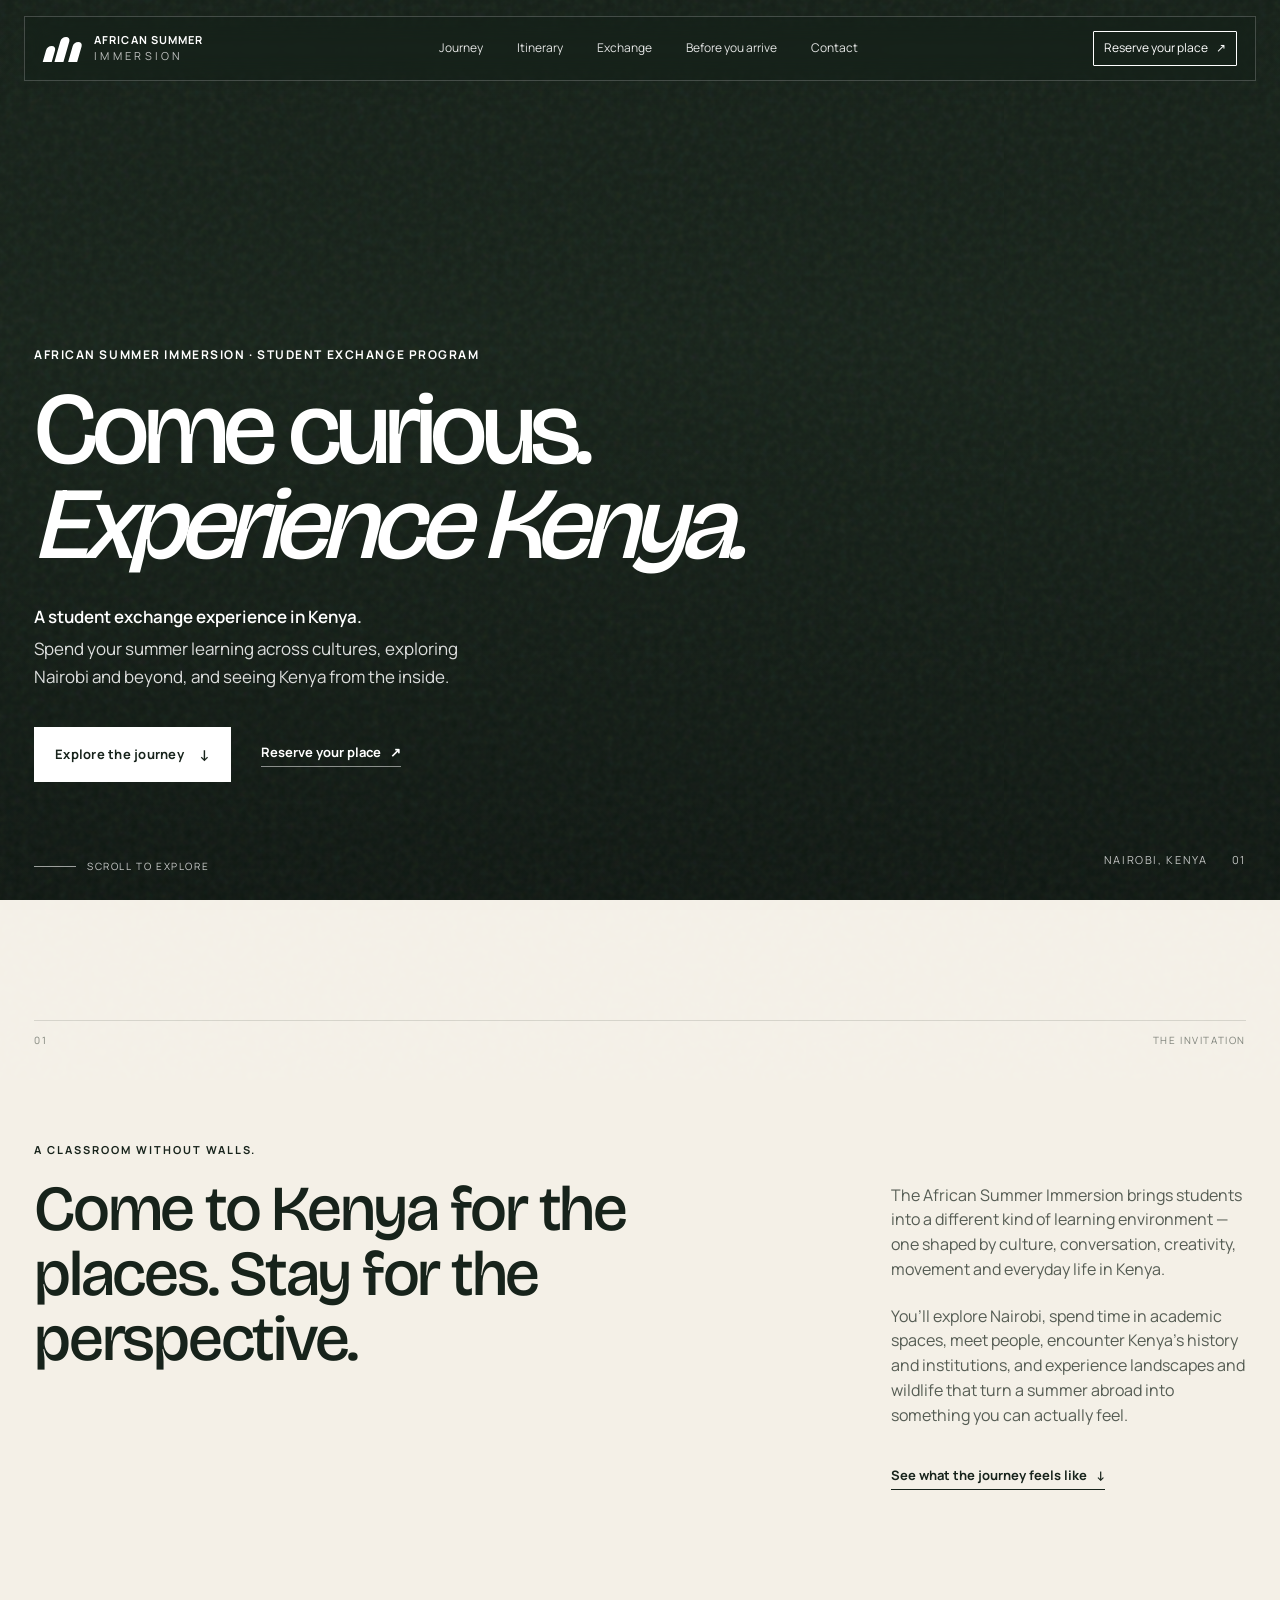
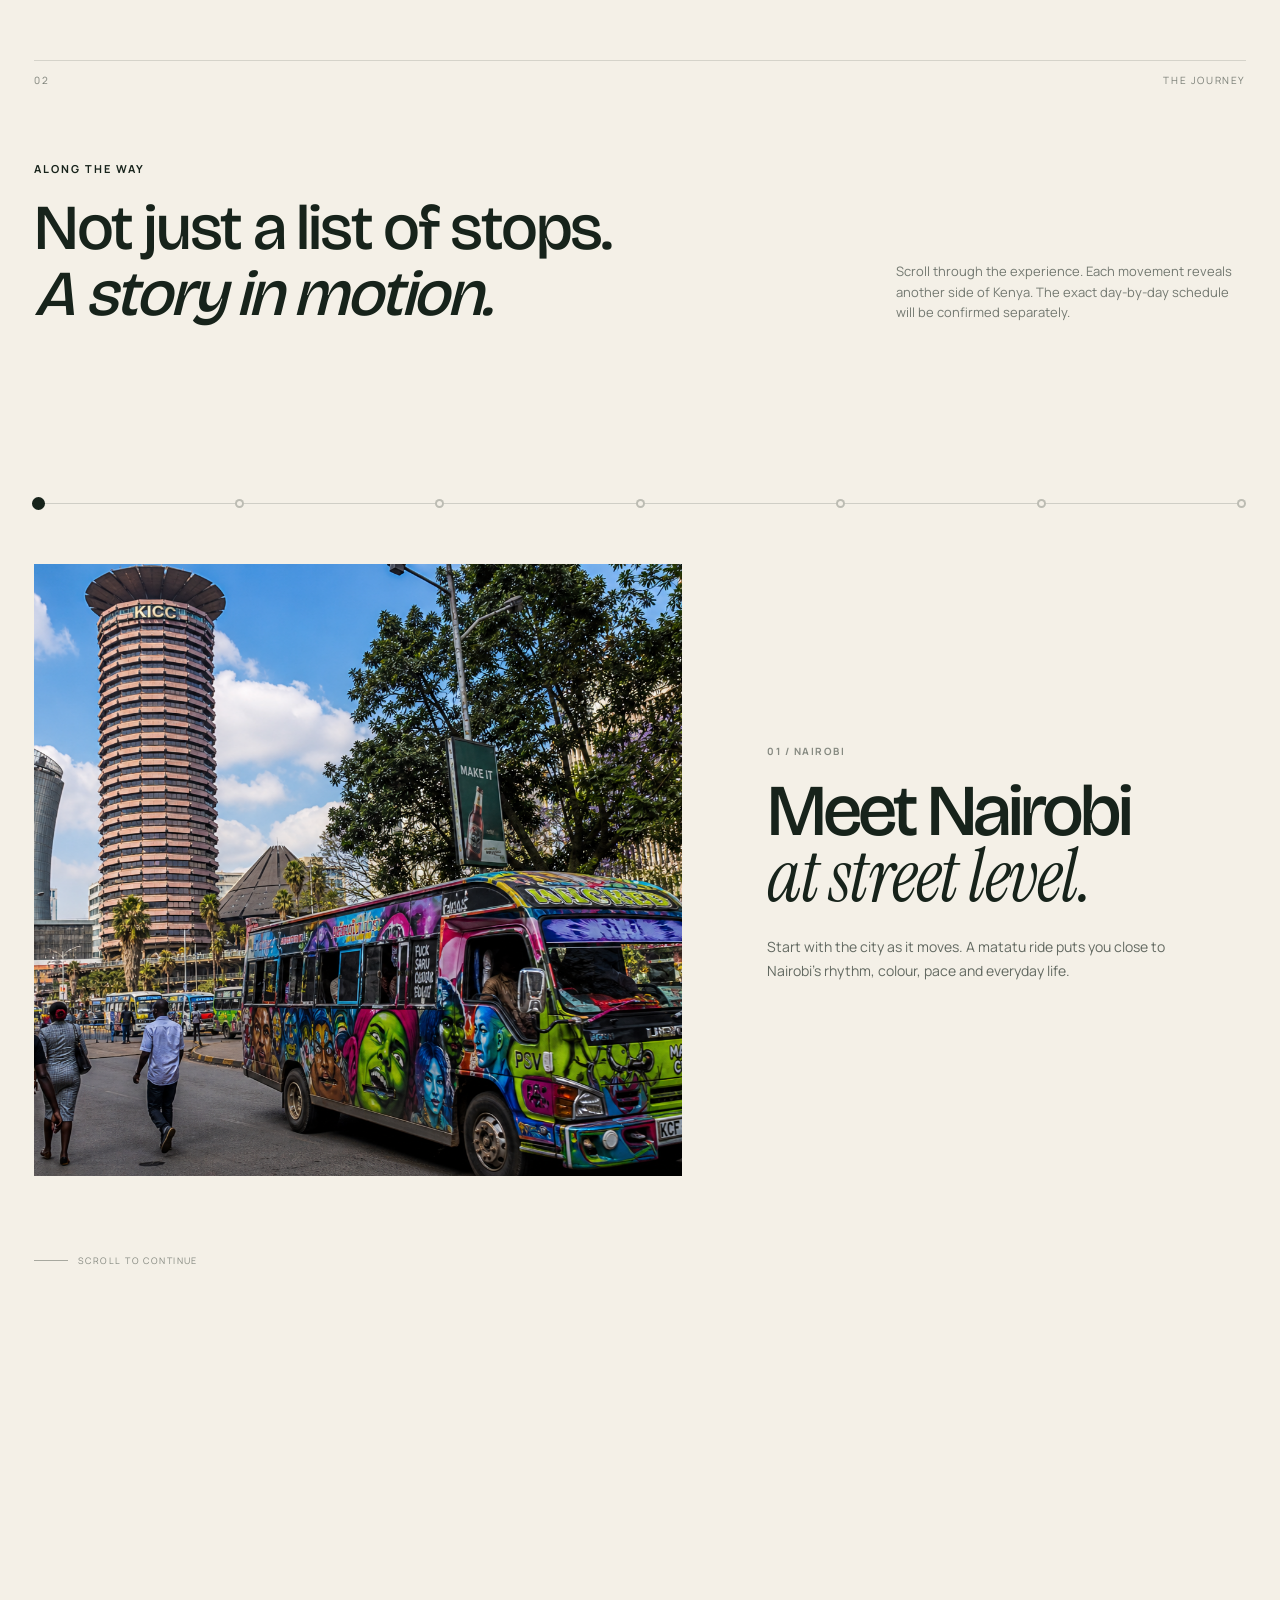
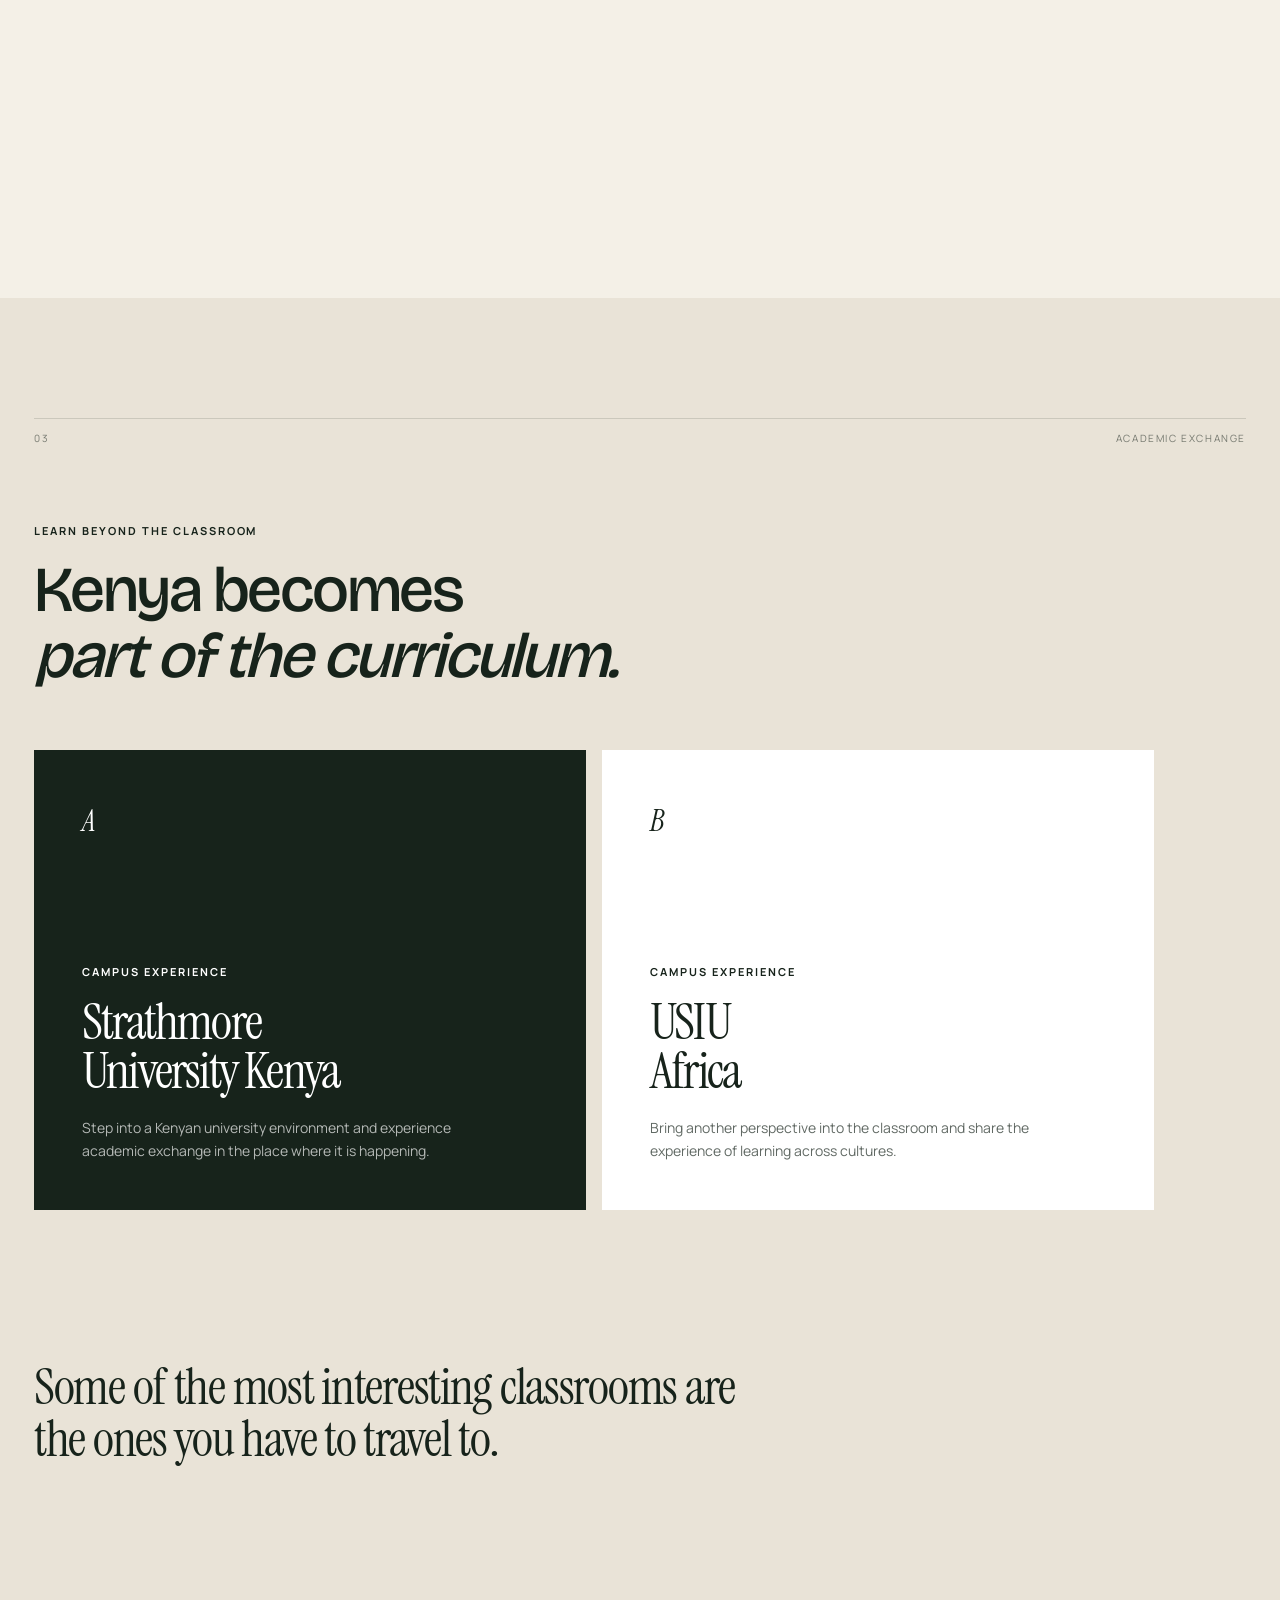
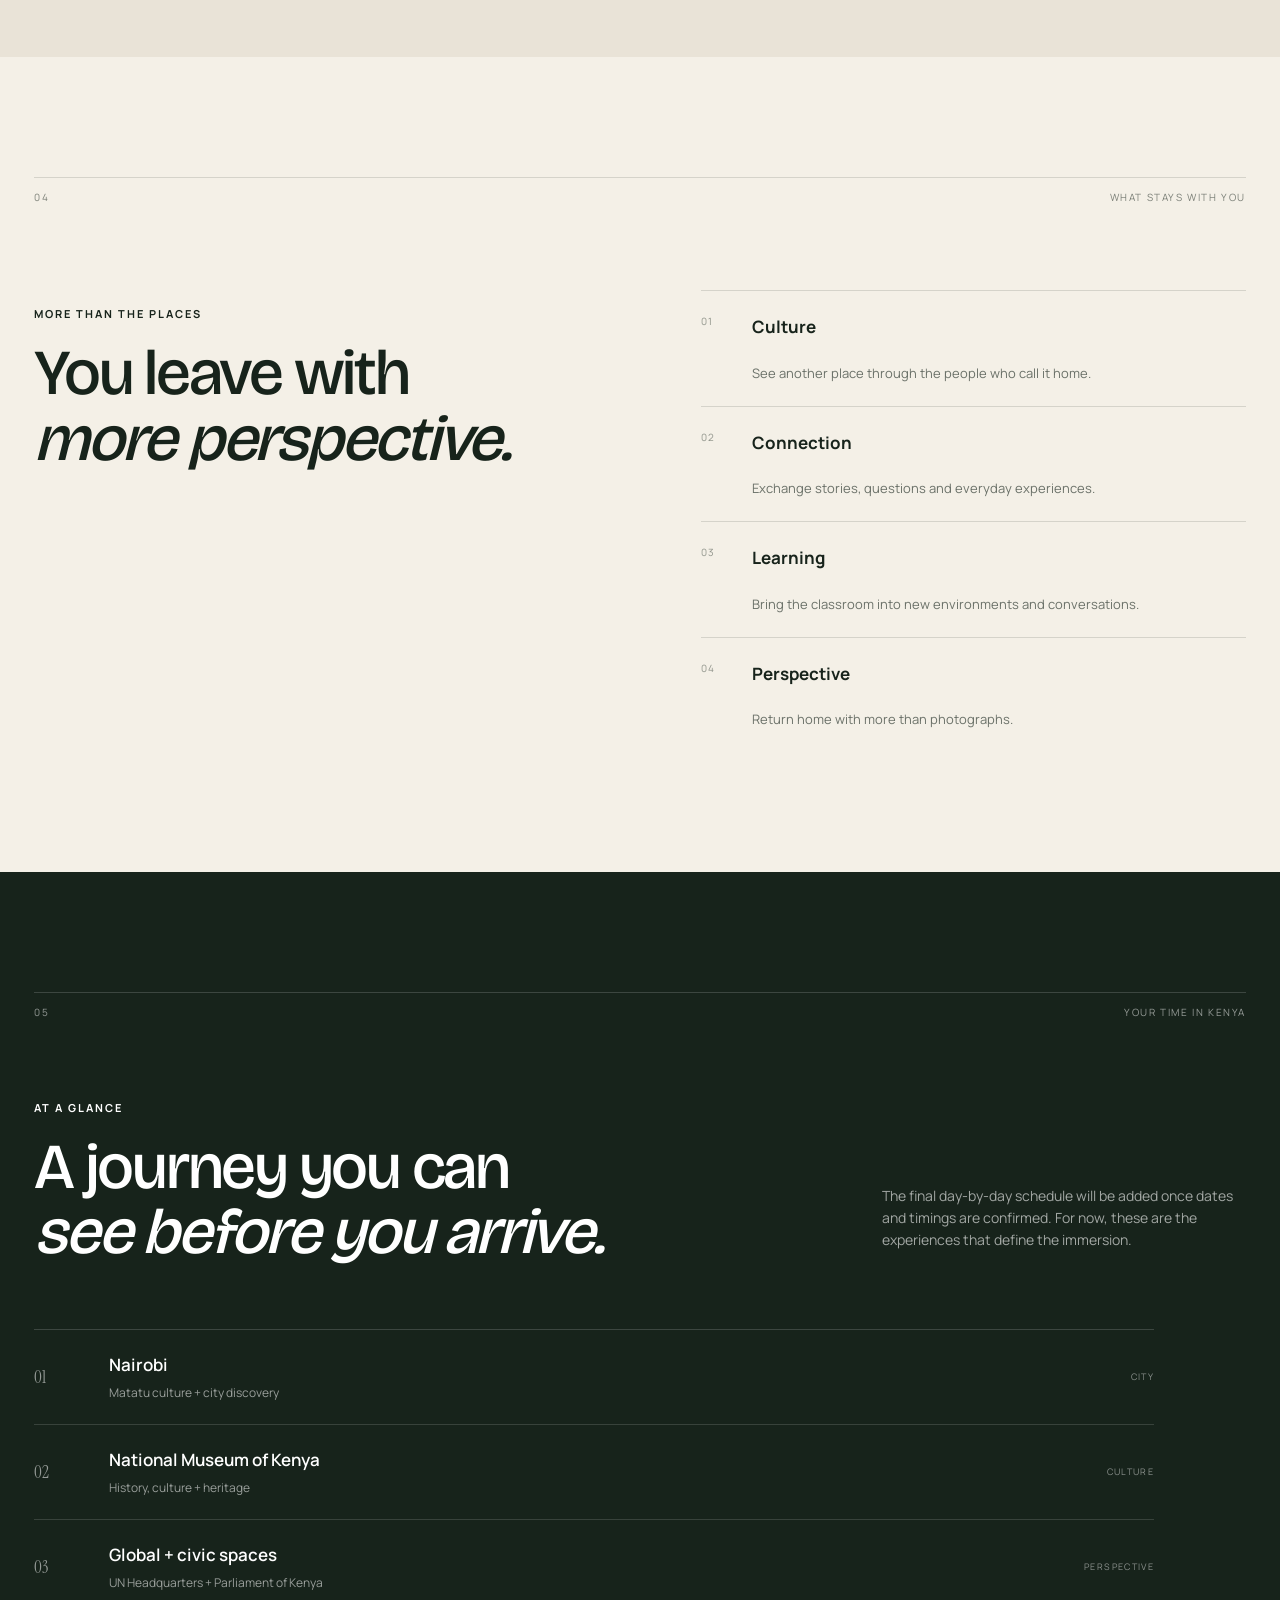
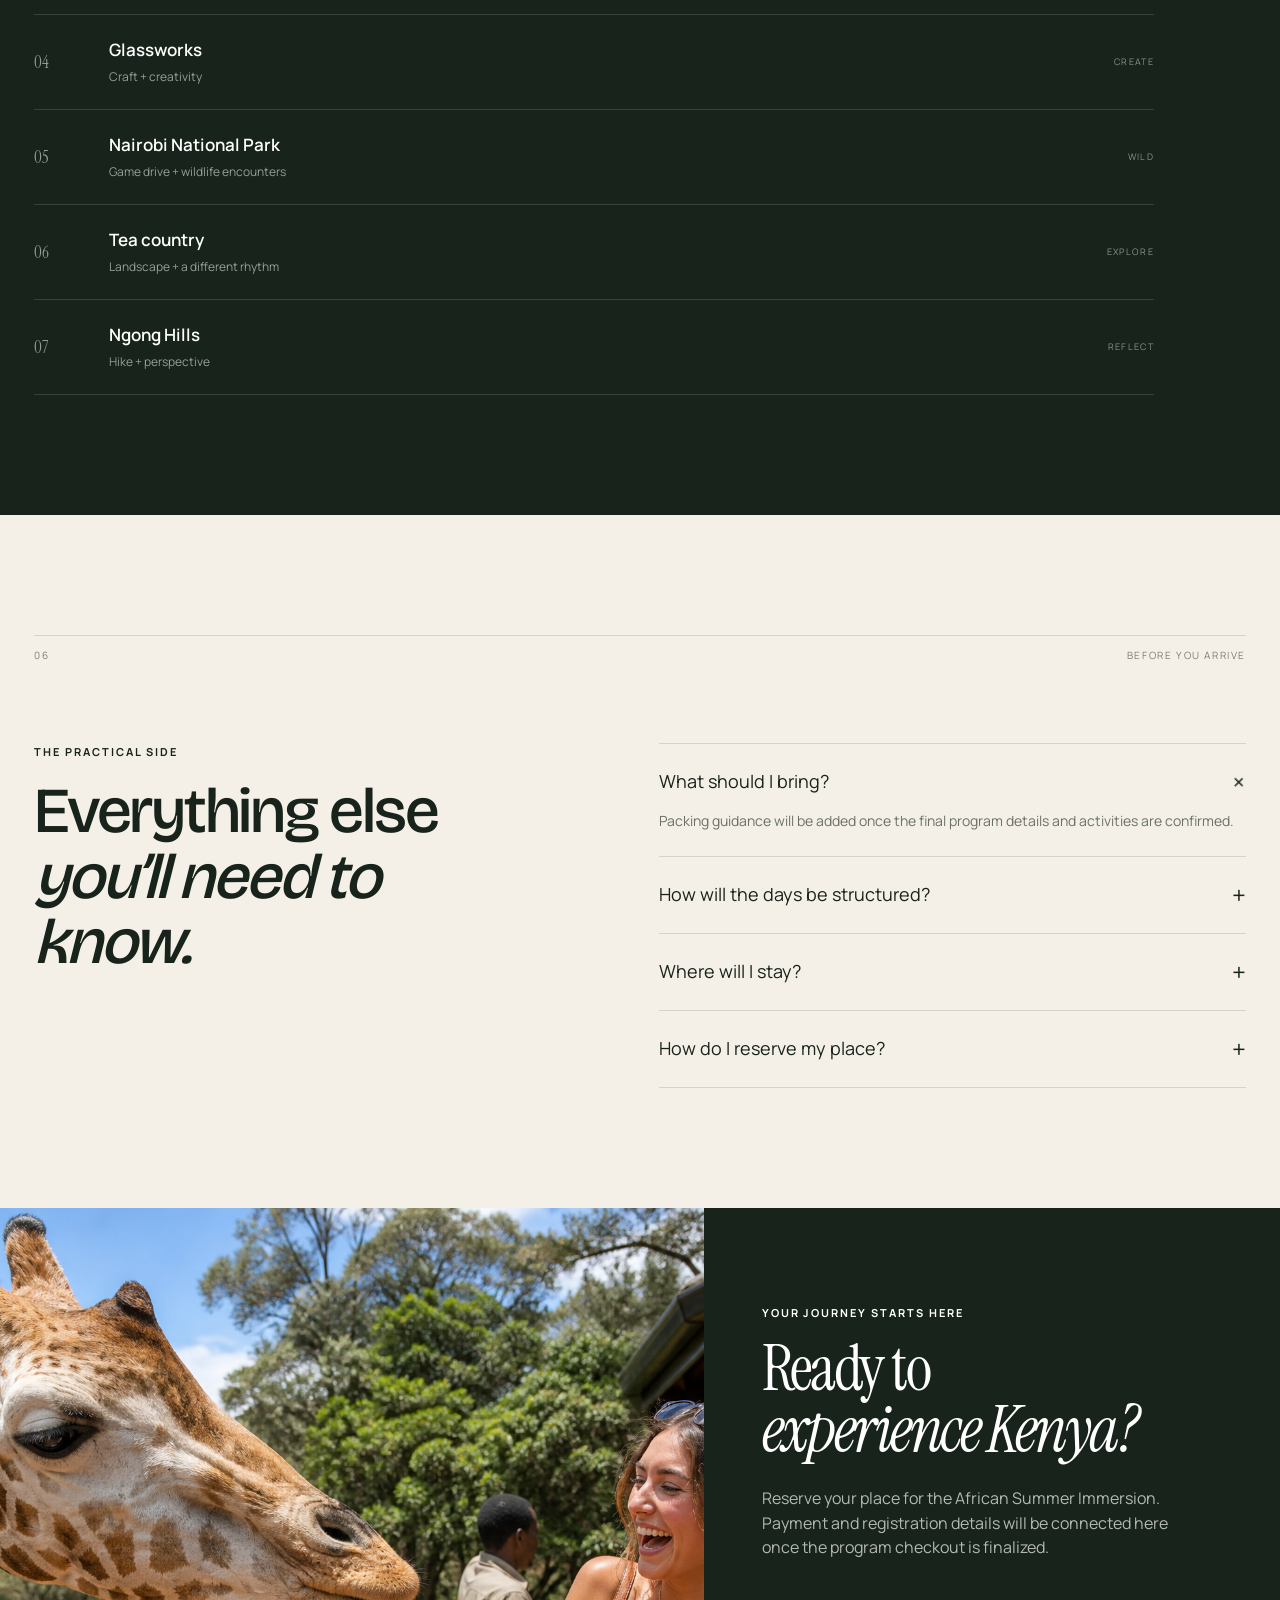
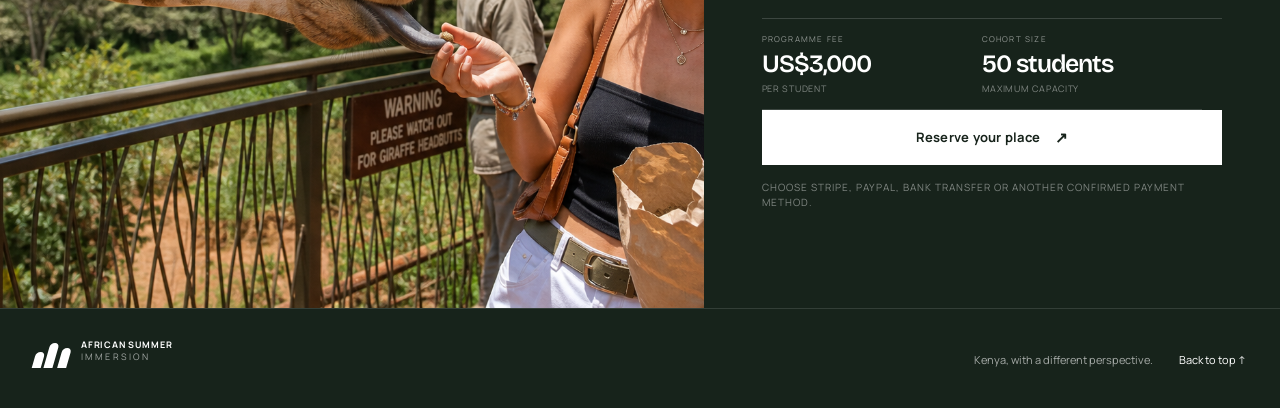
<file: index.html>
<!doctype html>
<html lang="en">
<head>
<meta charset="utf-8">
<meta name="viewport" content="width=device-width, initial-scale=1">
<meta name="theme-color" content="#17231b">
<meta name="description" content="African Summer Immersion — a student exchange experience in Kenya combining academic exchange, culture, wildlife and city experiences.">
<meta property="og:title" content="African Summer Immersion">
<meta property="og:description" content="Come curious. Experience Kenya.">
<meta property="og:type" content="website">
<title>African Summer Immersion — Kenya</title>
<link rel="icon" href="./favicon.svg" type="image/svg+xml">
<link rel="preconnect" href="https://fonts.googleapis.com">
<link rel="preconnect" href="https://fonts.gstatic.com" crossorigin>
<link href="https://fonts.googleapis.com/css2?family=Bricolage+Grotesque:opsz,wght@10..48,400;10..48,500;10..48,600;10..48,700&family=Instrument+Serif:ital@0;1&family=Manrope:wght@400;500;600;700&display=swap" rel="stylesheet">
<link rel="stylesheet" href="./styles.css?v=2026-10-02-03">
</head>
<body>
<div class="site-shell">
<header class="nav" id="site-nav">
<a class="brand" href="#top" aria-label="African Summer Immersion home">
<span class="brand-mark" aria-hidden="true"><span></span><span></span><span></span></span>
<span class="brand-text"><strong>AFRICAN SUMMER</strong><em>IMMERSION</em></span>
</a>
<nav class="nav-links" aria-label="Primary navigation">
<a href="#journey">Journey</a>
<a href="./itinerary.html">Itinerary</a>
<a href="#exchange">Exchange</a>
<a href="#prepare">Before you arrive</a>
<a href="./contact.html">Contact</a>
</nav>
<a class="nav-cta" href="./payment.html">Reserve your place <span>↗</span></a>
<button class="nav-toggle" aria-label="Open menu" aria-expanded="false"><span></span><span></span></button>
</header>

<main id="top">
<section class="hero">
<video class="hero-video" autoplay muted loop playsinline preload="none" aria-hidden="true">
<source data-src="./African_Summer.mp4" type="video/mp4">
</video>
<div class="hero-overlay"></div>
<div class="hero-grain"></div>
<div class="hero-content reveal">
<p class="eyebrow light">African Summer Immersion · Student Exchange Program</p>
<h1>Come curious.<br><span>Experience Kenya.</span></h1>
<p class="hero-copy"><strong>A student exchange experience in Kenya.</strong> Spend your summer learning across cultures, exploring Nairobi and beyond, and seeing Kenya from the inside.</p>
<div class="hero-actions">
<a class="button button-light" href="#journey">Explore the journey <span>↓</span></a>
<a class="text-link light-link" href="#reserve">Reserve your place <span>↗</span></a>
</div>
</div>
<div class="hero-meta"><span>Nairobi, Kenya</span><span>01</span></div>
<a class="scroll-cue" href="#intro" aria-label="Scroll to introduction"><span></span>Scroll to explore</a>
</section>

<section class="intro section" id="intro">
<div class="section-label reveal"><span>01</span><span>The invitation</span></div>
<div class="intro-grid">
<div class="intro-statement reveal">
<p class="eyebrow">A classroom without walls.</p>
<h2>Come to Kenya for the places. Stay for the perspective.</h2>
</div>
<div class="intro-body reveal">
<p>The African Summer Immersion brings students into a different kind of learning environment — one shaped by culture, conversation, creativity, movement and everyday life in Kenya.</p>
<p>You’ll explore Nairobi, spend time in academic spaces, meet people, encounter Kenya’s history and institutions, and experience landscapes and wildlife that turn a summer abroad into something you can actually feel.</p>
<a class="text-link" href="#journey">See what the journey feels like <span>↓</span></a>
</div>
</div>
</section>

<section class="journey section journey-cinema" id="journey">
<div class="section-label reveal"><span>02</span><span>The journey</span></div>
<div class="journey-intro">
<div class="reveal"><p class="eyebrow">Along the way</p><h2>Not just a list of stops.<br><em>A story in motion.</em></h2></div>
<p class="journey-note reveal">Scroll through the experience. Each movement reveals another side of Kenya. The exact day-by-day schedule will be confirmed separately.</p>
</div>
<div class="journey-scroll-space">
<div class="journey-stage">
<div class="journey-progress" aria-hidden="true">
<div class="journey-progress-track"><span class="journey-progress-fill"></span></div>
<div class="journey-dots">
<button class="journey-dot active" type="button" aria-label="Show Nairobi experience"></button>
<button class="journey-dot" type="button" aria-label="Show museum experience"></button>
<button class="journey-dot" type="button" aria-label="Show global and civic experience"></button>
<button class="journey-dot" type="button" aria-label="Show glassworks experience"></button>
<button class="journey-dot" type="button" aria-label="Show wildlife experience"></button>
<button class="journey-dot" type="button" aria-label="Show tea country experience"></button>
<button class="journey-dot" type="button" aria-label="Show Ngong Hills experience"></button>
</div>
</div>
<div class="journey-slides">
<article class="journey-slide active" data-slide="0">
<div class="journey-slide-image"><img src="./Student-exchange-Program/Images/experience%20the%20matatu%20culture%20with%20a%20drive%20round%20the%20city.png" alt="Matatu travelling through Nairobi" fetchpriority="high"></div>
<div class="journey-slide-copy"><p class="experience-index">01 / Nairobi</p><h3>Meet Nairobi<br><em>at street level.</em></h3><p>Start with the city as it moves. A matatu ride puts you close to Nairobi’s rhythm, colour, pace and everyday life.</p></div>
</article>
<article class="journey-slide" data-slide="1">
<div class="journey-slide-copy"><p class="experience-index">02 / Culture</p><h3>Start<br><em>with the story.</em></h3><p>At the National Museum of Kenya, slow down long enough to understand the place you’re entering through history, heritage, art and natural story.</p></div>
<div class="journey-slide-image"><img src="./Student-exchange-Program/Images/visit%20the%20national%20meuseam%20of%20kenya.png" alt="National Museum of Kenya" loading="lazy"></div>
</article>
<article class="journey-slide" data-slide="2">
<div class="journey-slide-image"><img src="./Student-exchange-Program/Images/visit%20the%20UN%20HQ%20in%20Nairobi.png" alt="United Nations Headquarters in Nairobi" loading="lazy"></div>
<div class="journey-slide-copy"><p class="experience-index">03 / Perspective</p><h3>Where Kenya<br><em>meets the world.</em></h3><p>See Nairobi through a wider lens, from global institutions to the civic spaces where ideas, policy and international conversations meet.</p><div class="journey-mini"><span>Also on the journey</span><strong>Parliament of Kenya</strong><img src="./Student-exchange-Program/Images/Visist%20the%20Partliament%20of%20Kenya%20Offices.png" alt="Parliament of Kenya offices" loading="lazy"></div></div>
</article>
<article class="journey-slide" data-slide="3">
<div class="journey-slide-copy"><p class="experience-index">04 / Creativity</p><h3>Make something<br><em>with your hands.</em></h3><p>Move from observing to making. The glassworks experience brings you into the process, close enough to feel the heat, craft and patience behind the finished piece.</p></div>
<div class="journey-slide-image"><img src="./Student-exchange-Program/Images/Glassworks%20in%20Nairobi.png" alt="Glassworks experience in Nairobi" loading="lazy"></div>
</article>
<article class="journey-slide journey-wildlife" data-slide="4">
<div class="journey-wild-main"><img src="./Student-exchange-Program/Images/Visit%20Nairobi%20National%20Park%20for%20a%20game%20drive.png" alt="Nairobi National Park game drive" loading="lazy"><div><span>05 / The wild</span><h3>The city doesn’t<br><em>end at the skyline.</em></h3></div></div>
<div class="journey-wild-side"><div><img src="./Student-exchange-Program/Images/Feed%20Girrafes.png" alt="Feeding giraffes in Kenya" loading="lazy"><span>Get closer.</span></div><div><img src="./Student-exchange-Program/Images/Feed%20Baby%20Elephatnts.png" alt="Baby elephant experience in Kenya" loading="lazy"><span>A moment you’ll remember.</span></div></div>
</article>
<article class="journey-slide" data-slide="5">
<div class="journey-slide-copy"><p class="experience-index">06 / Beyond Nairobi</p><h3>See where<br><em>the journey begins.</em></h3><p>Green landscapes, open air and a different rhythm. Tea country introduces another side of Kenya and asks you to slow down and pay attention.</p></div>
<div class="journey-slide-image"><img src="./Student-exchange-Program/Images/Experience%20Tea%20Farms.png" alt="Tea farms in Kenya" loading="lazy"></div>
</article>
<article class="journey-slide" data-slide="6">
<div class="journey-slide-image"><img src="./Student-exchange-Program/Images/Take%20a%20hike%20in%20ngonghills.png" alt="Hiking in the Ngong Hills" loading="lazy"></div>
<div class="journey-slide-copy"><p class="experience-index">07 / Perspective</p><h3>Take<br><em>the long view.</em></h3><p>After the movement, meetings and moments, leave room to look back. The hills become the quiet frame around a summer that keeps unfolding in your head.</p></div>
</article>
</div>
<div class="journey-scroll-hint"><span></span>Scroll to continue</div>
</div>
</div>
</section>

<section class="exchange section" id="exchange">
<div class="section-label reveal"><span>03</span><span>Academic exchange</span></div>
<div class="exchange-head reveal"><div><p class="eyebrow">Learn beyond the classroom</p><h2>Kenya becomes<br><em>part of the curriculum.</em></h2></div></div>
<div class="campus-grid">
<article class="campus campus-dark reveal"><div class="campus-number">A</div><div><p class="eyebrow light">Campus experience</p><h3>Strathmore<br>University Kenya</h3><p>Step into a Kenyan university environment and experience academic exchange in the place where it is happening.</p></div></article>
<article class="campus campus-light reveal"><div class="campus-number">B</div><div><p class="eyebrow">Campus experience</p><h3>USIU<br>Africa</h3><p>Bring another perspective into the classroom and share the experience of learning across cultures.</p></div></article>
</div>
<div class="exchange-statement reveal"><p>Some of the most interesting classrooms are the ones you have to travel to.</p></div>
</section>

<section class="themes section">
<div class="section-label reveal"><span>04</span><span>What stays with you</span></div>
<div class="themes-grid reveal">
<div class="theme-large"><p class="eyebrow">More than the places</p><h2>You leave with<br><em>more perspective.</em></h2></div>
<div class="theme-list">
<div><span>01</span><strong>Culture</strong><p>See another place through the people who call it home.</p></div>
<div><span>02</span><strong>Connection</strong><p>Exchange stories, questions and everyday experiences.</p></div>
<div><span>03</span><strong>Learning</strong><p>Bring the classroom into new environments and conversations.</p></div>
<div><span>04</span><strong>Perspective</strong><p>Return home with more than photographs.</p></div>
</div>
</div>
</section>

<section class="program section" id="program">
<div class="section-label reveal"><span>05</span><span>Your time in Kenya</span></div>
<div class="program-head reveal"><div><p class="eyebrow">At a glance</p><h2>A journey you can<br><em>see before you arrive.</em></h2></div><p>The final day-by-day schedule will be added once dates and timings are confirmed. For now, these are the experiences that define the immersion.</p></div>
<div class="program-list">
<div class="program-row reveal"><span>01</span><div><strong>Nairobi</strong><p>Matatu culture + city discovery</p></div><span class="program-tag">City</span></div>
<div class="program-row reveal"><span>02</span><div><strong>National Museum of Kenya</strong><p>History, culture + heritage</p></div><span class="program-tag">Culture</span></div>
<div class="program-row reveal"><span>03</span><div><strong>Global + civic spaces</strong><p>UN Headquarters + Parliament of Kenya</p></div><span class="program-tag">Perspective</span></div>
<div class="program-row reveal"><span>04</span><div><strong>Glassworks</strong><p>Craft + creativity</p></div><span class="program-tag">Create</span></div>
<div class="program-row reveal"><span>05</span><div><strong>Nairobi National Park</strong><p>Game drive + wildlife encounters</p></div><span class="program-tag">Wild</span></div>
<div class="program-row reveal"><span>06</span><div><strong>Tea country</strong><p>Landscape + a different rhythm</p></div><span class="program-tag">Explore</span></div>
<div class="program-row reveal"><span>07</span><div><strong>Ngong Hills</strong><p>Hike + perspective</p></div><span class="program-tag">Reflect</span></div>
</div>
</section>

<section class="prepare section" id="prepare">
<div class="section-label reveal"><span>06</span><span>Before you arrive</span></div>
<div class="prepare-grid">
<div class="prepare-head reveal"><p class="eyebrow">The practical side</p><h2>Everything else<br><em>you’ll need to know.</em></h2></div>
<div class="faq reveal">
<details open><summary>What should I bring?<span>+</span></summary><p>Packing guidance will be added once the final program details and activities are confirmed.</p></details>
<details><summary>How will the days be structured?<span>+</span></summary><p>The experience schedule is currently being finalized. The website will be updated with confirmed dates, timings and locations as soon as they are available.</p></details>
<details><summary>Where will I stay?<span>+</span></summary><p>Accommodation details will be added once confirmed by the program team.</p></details>
<details><summary>How do I reserve my place?<span>+</span></summary><p>Use the reservation button below to access the program payment and registration pathway.</p></details>
</div>
</div>
</section>

<section class="reserve" id="reserve">
<div class="reserve-image"><img src="./Student-exchange-Program/Images/Feed%20Girrafes.png" alt="Giraffe experience in Kenya" loading="lazy"></div>
<div class="reserve-panel">
<p class="eyebrow light">Your journey starts here</p>
<h2>Ready to<br><em>experience Kenya?</em></h2>
<p>Reserve your place for the African Summer Immersion. Payment and registration details will be connected here once the program checkout is finalized.</p>
<div class="programme-facts" aria-label="Programme details">
<div class="programme-fact"><span>Programme fee</span><strong>US$3,000</strong><small>Per student</small></div>
<div class="programme-fact"><span>Cohort size</span><strong>50 students</strong><small>Maximum capacity</small></div>
</div>
<a class="button button-light" id="reserve-button" href="./payment.html">Reserve your place <span>↗</span></a>
<small>Choose Stripe, PayPal, bank transfer or another confirmed payment method.</small>
</div>
</section>
</main>

<footer class="footer">
<div class="footer-brand"><span class="brand-mark" aria-hidden="true"><span></span><span></span><span></span></span><div><strong>AFRICAN SUMMER</strong><em>IMMERSION</em></div></div>
<div class="footer-right"><p>Kenya, with a different perspective.</p><a href="#top">Back to top ↑</a></div>
</footer>
</div>
<script src="./script.js?v=2026-10-02-02"></script>
<script>
(() => {
  const video=document.querySelector('.hero-video');
  const source=video?.querySelector('source[data-src]');
  if(!video||!source)return;
  const connection=navigator.connection||navigator.mozConnection||navigator.webkitConnection;
  const slow=connection && (connection.saveData || /(^|-)2g$/.test(connection.effectiveType||''));
  if(slow)return;
  const loadVideo=()=>{
    if(source.src)return;
    source.src=source.dataset.src;
    video.load();
    const play=video.play();
    if(play&&typeof play.catch==='function')play.catch(()=>{});
  };
  if('requestIdleCallback' in window)requestIdleCallback(loadVideo,{timeout:900});
  else setTimeout(loadVideo,650);
})();
</script>
</body>
</html>
</file>
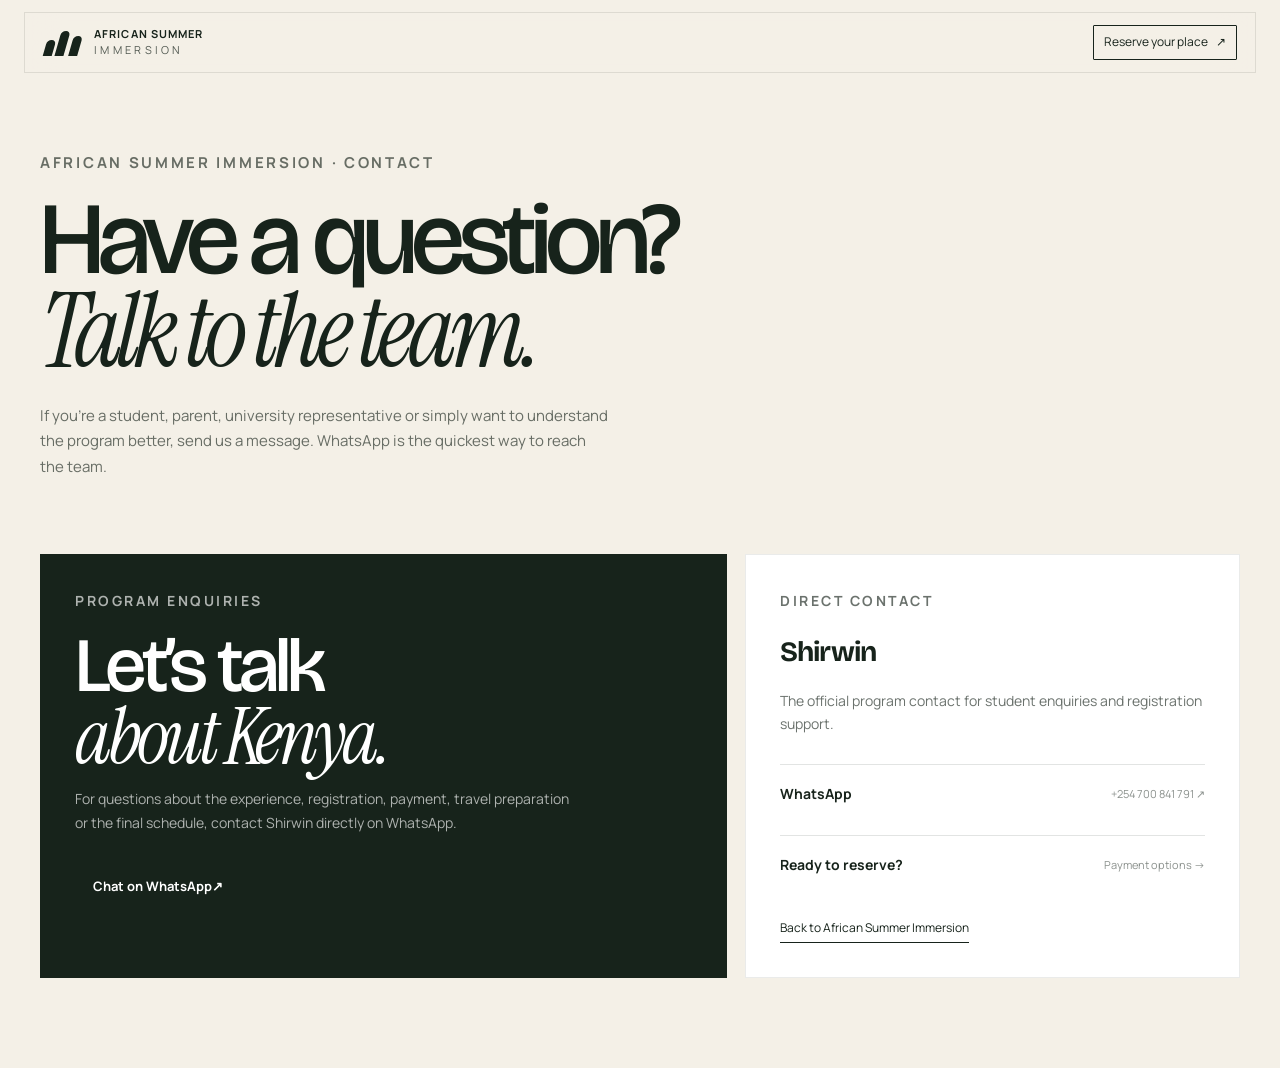
<file: contact.html>
<!doctype html><html lang="en"><head><meta charset="utf-8"><meta name="viewport" content="width=device-width,initial-scale=1"><meta name="theme-color" content="#17231b"><title>Contact — African Summer Immersion</title><link rel="icon" href="./favicon.svg" type="image/svg+xml"><link rel="preconnect" href="https://fonts.googleapis.com"><link rel="preconnect" href="https://fonts.gstatic.com" crossorigin><link href="https://fonts.googleapis.com/css2?family=Bricolage+Grotesque:opsz,wght@10..48,400;10..48,500;10..48,600;10..48,700&family=Instrument+Serif:ital@0;1&family=Manrope:wght@400;500;600;700&display=swap" rel="stylesheet"><link rel="stylesheet" href="./styles.css?v=2026-10-02-02"></head><body><header class="nav scrolled"><a class="brand" href="./index.html"><span class="brand-mark"><span></span><span></span><span></span></span><span class="brand-text"><strong>AFRICAN SUMMER</strong><em>IMMERSION</em></span></a><a class="nav-cta" href="./payment.html">Reserve your place <span>↗</span></a></header><main class="page-minimal"><div class="page-head"><p class="eyebrow">African Summer Immersion · Contact</p><h1>Have a question?<br><em>Talk to the team.</em></h1><p>If you’re a student, parent, university representative or simply want to understand the program better, send us a message. WhatsApp is the quickest way to reach the team.</p></div><div class="contact-layout"><section class="contact-card dark"><p class="eyebrow light">Program enquiries</p><h1>Let’s talk<br><em>about Kenya.</em></h1><p>For questions about the experience, registration, payment, travel preparation or the final schedule, contact Shirwin directly on WhatsApp.</p><a class="whatsapp-button" href="https://wa.me/254700841791?text=Hello%20Shirwin%2C%20I%27m%20interested%20in%20the%20African%20Summer%20Immersion." target="_blank" rel="noopener">Chat on WhatsApp <span>↗</span></a></section><section class="contact-card"><p class="eyebrow">Direct contact</p><h2>Shirwin</h2><p>The official program contact for student enquiries and registration support.</p><div class="contact-actions"><a class="contact-action" href="https://wa.me/254700841791" target="_blank" rel="noopener"><strong>WhatsApp</strong><span>+254 700 841 791 ↗</span></a><a class="contact-action" href="./payment.html"><strong>Ready to reserve?</strong><span>Payment options →</span></a></div><a class="back-link" href="./index.html">Back to African Summer Immersion</a></section></div></main></body></html>
</file>
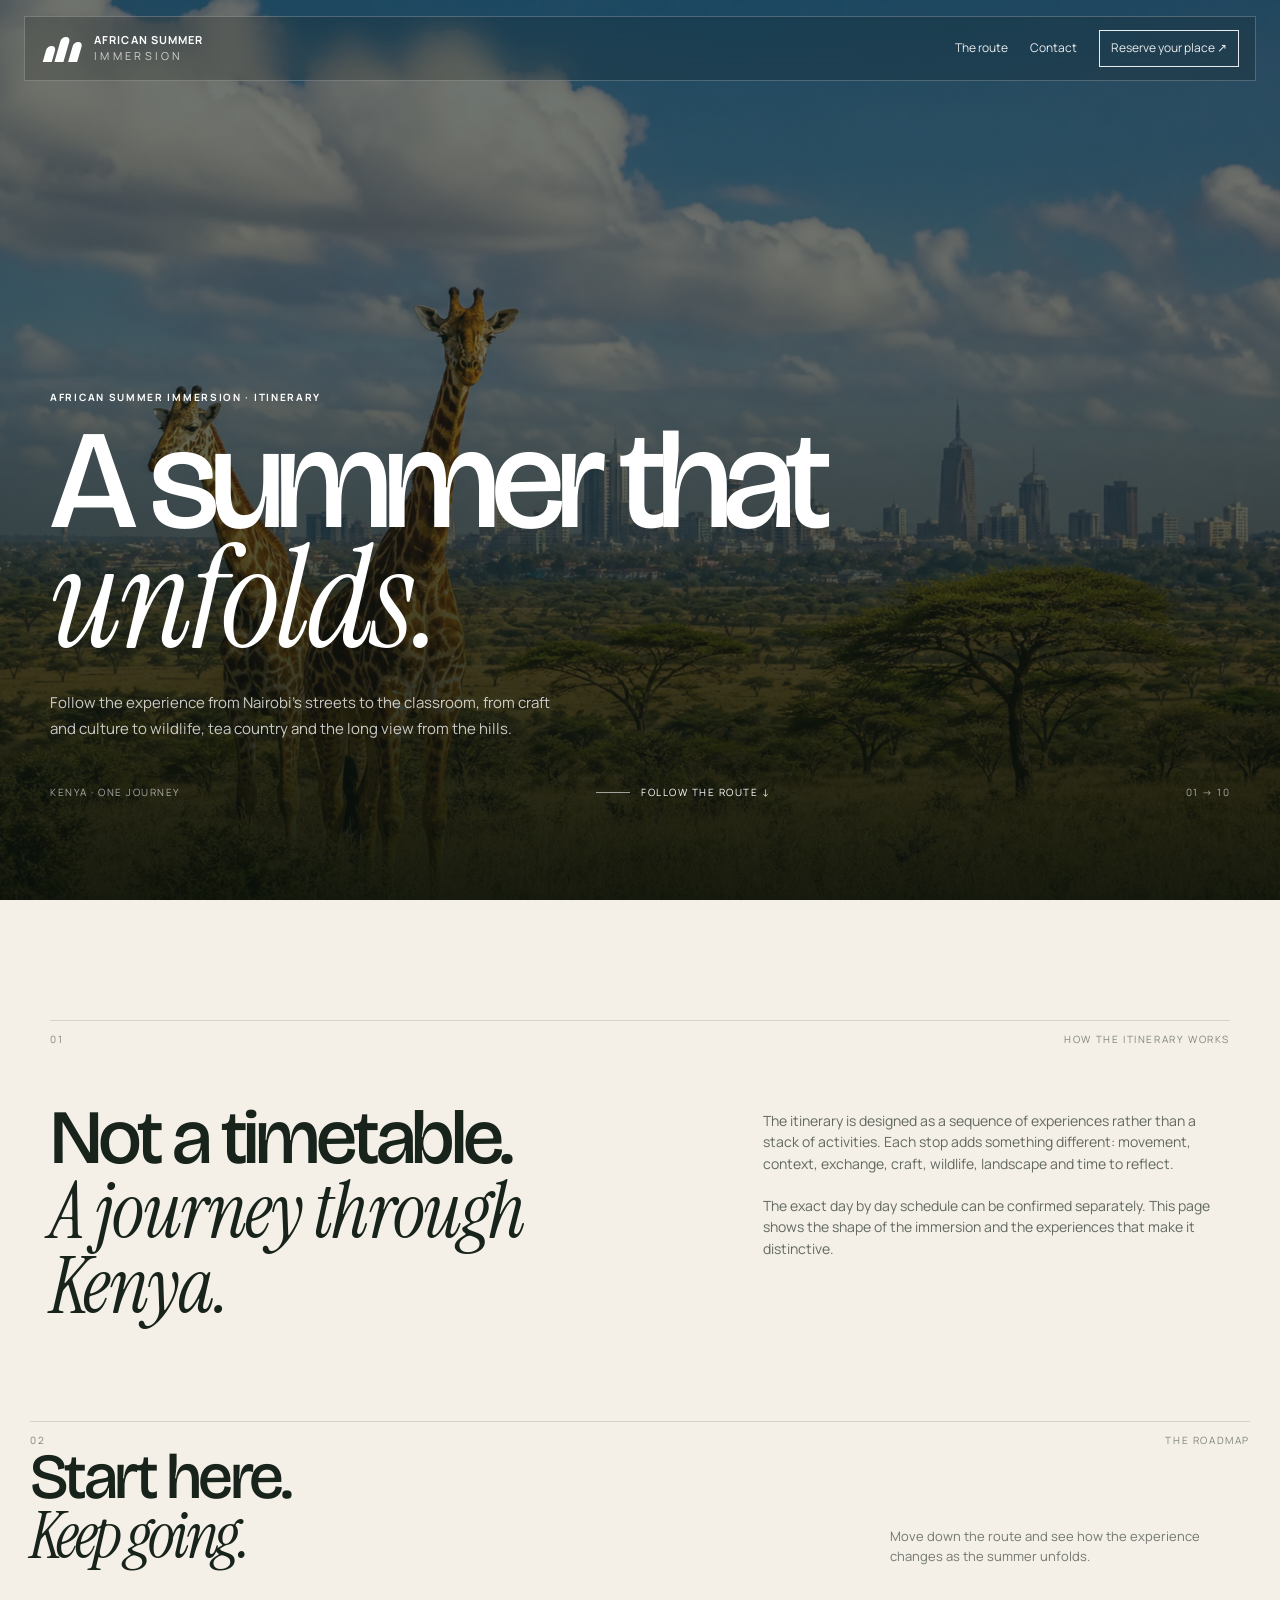
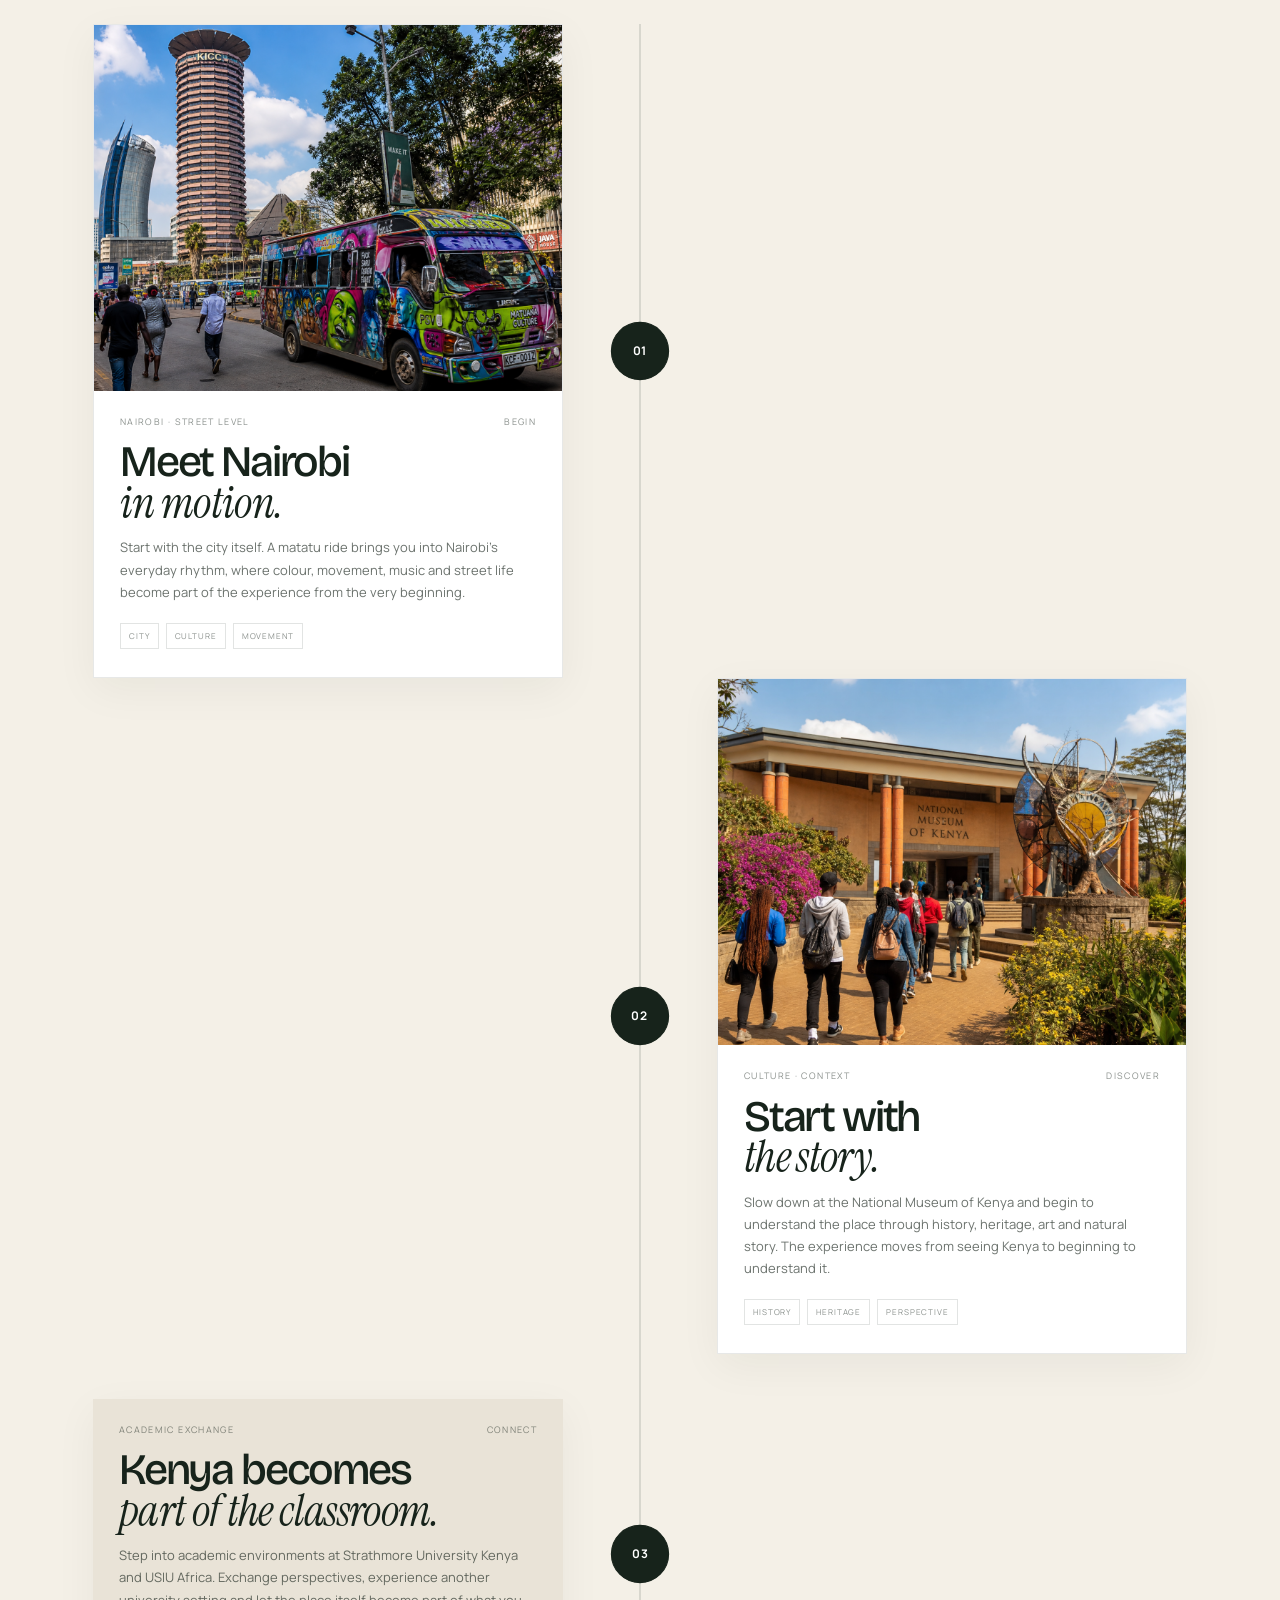
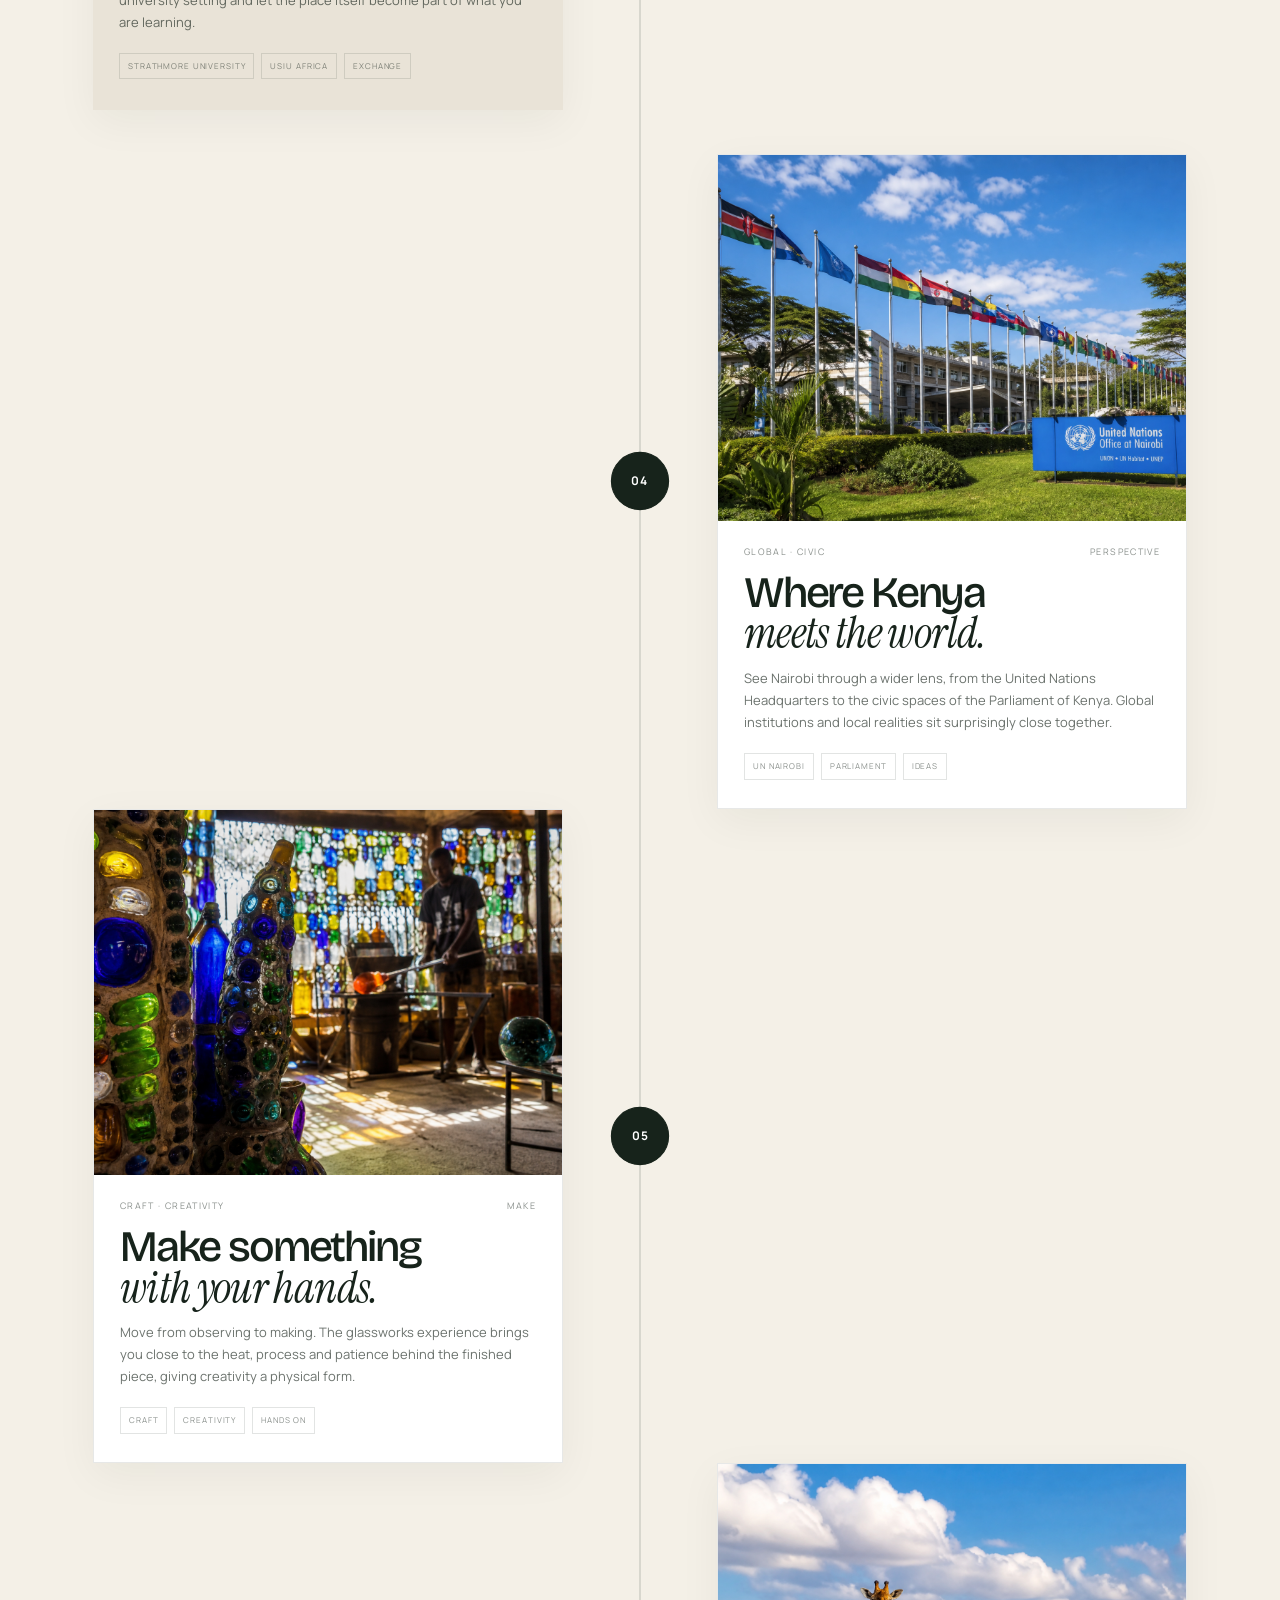
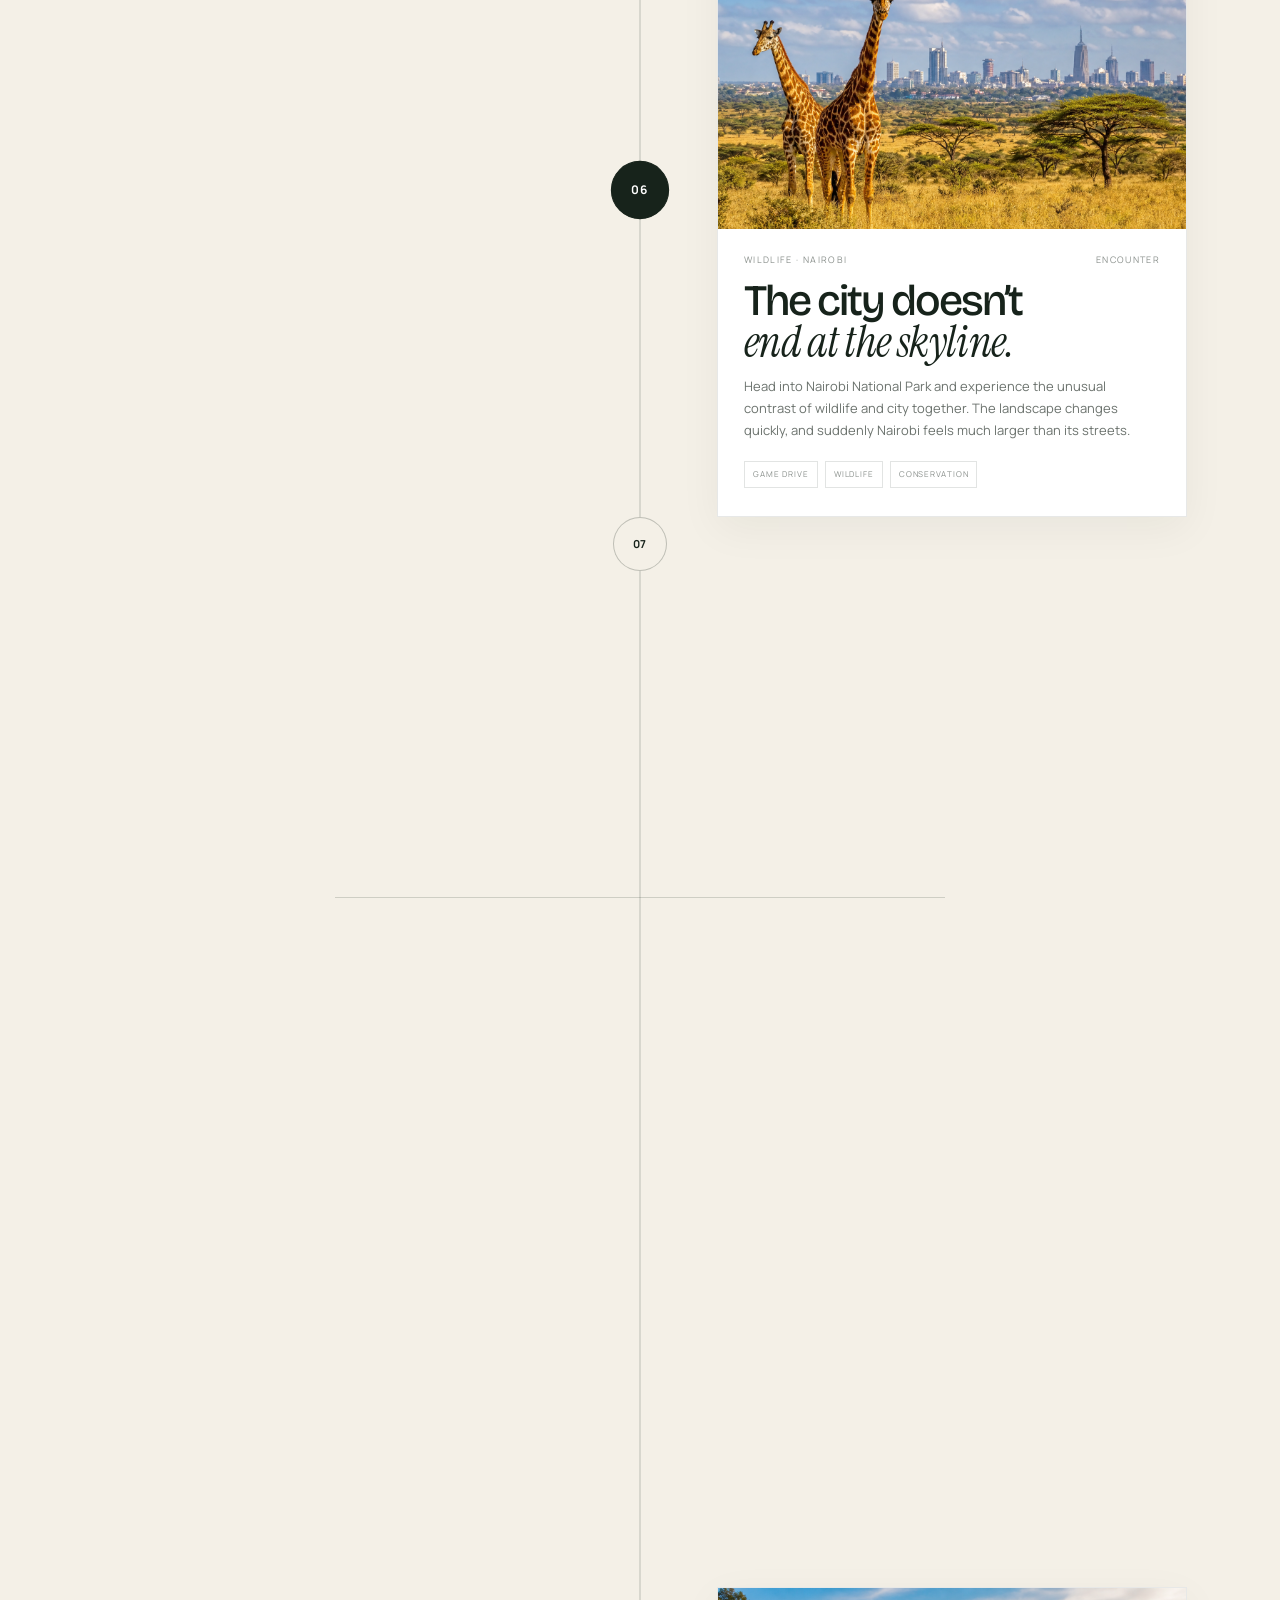
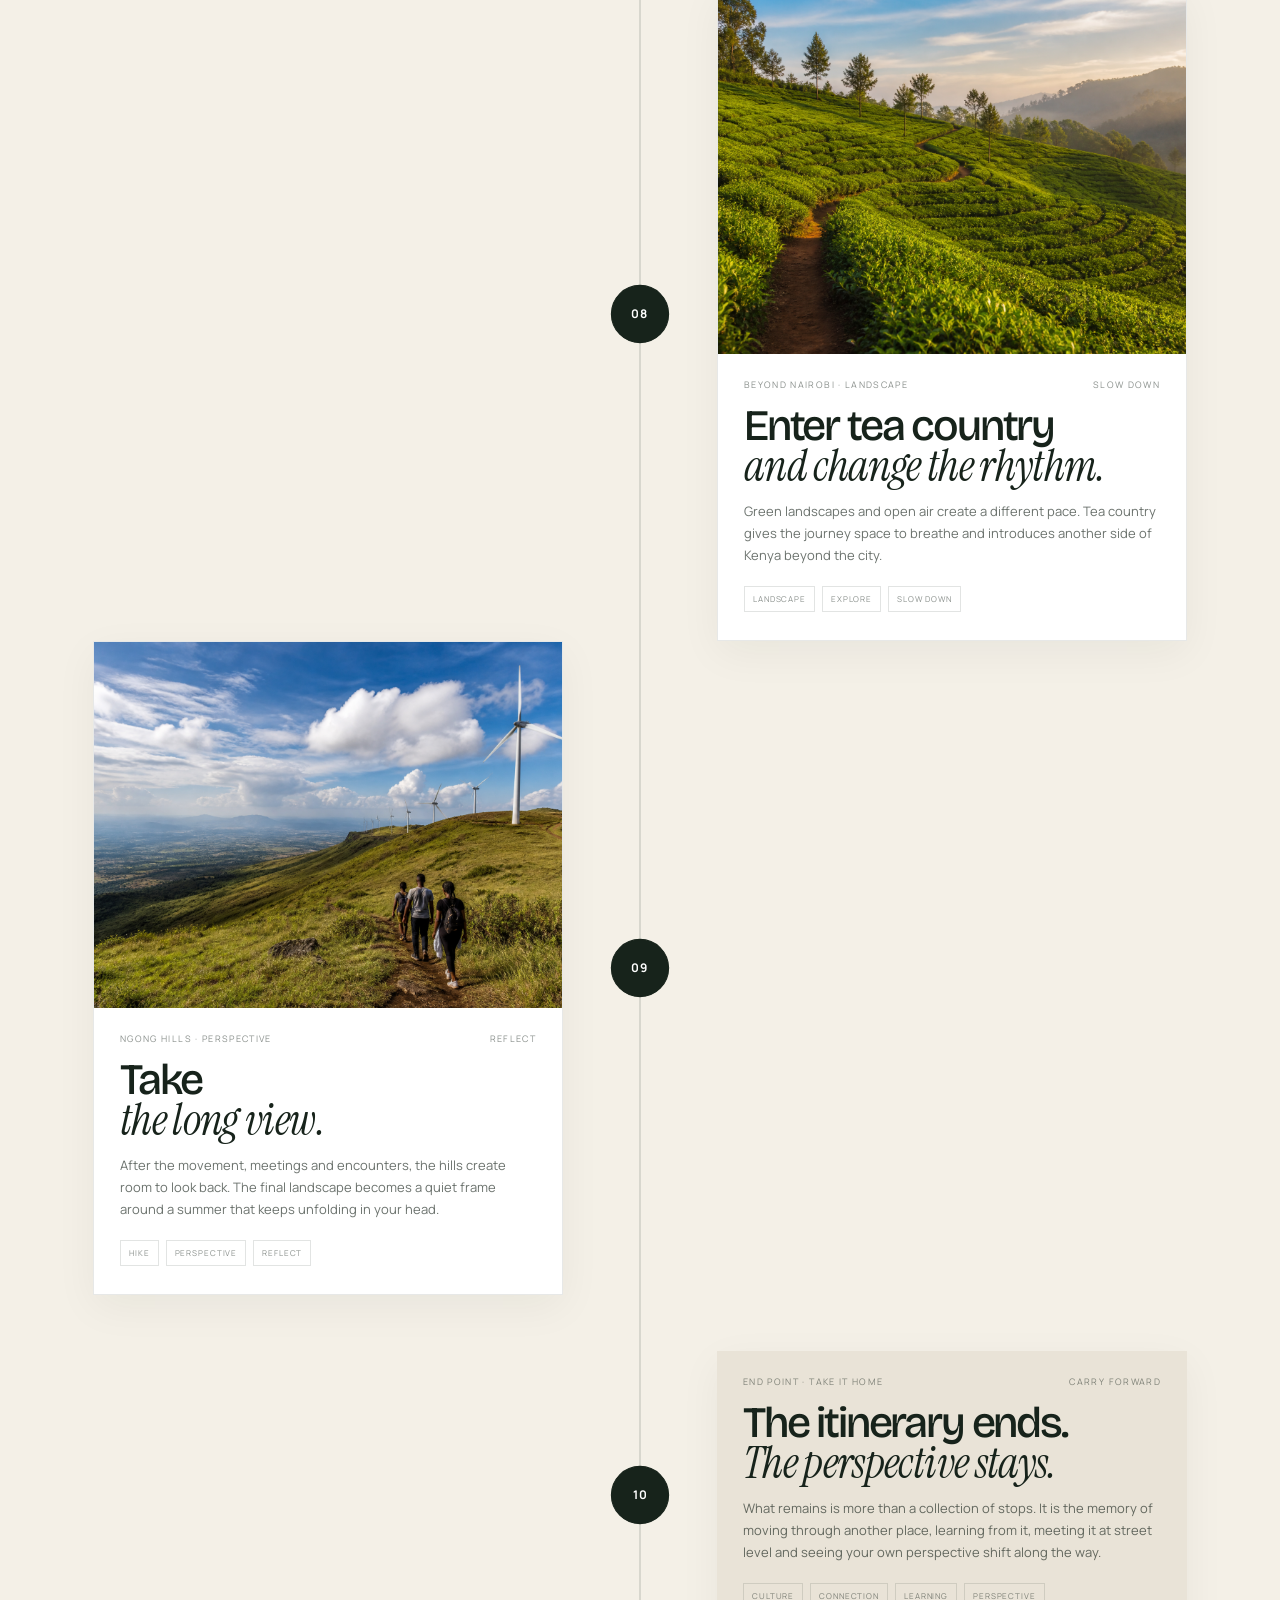
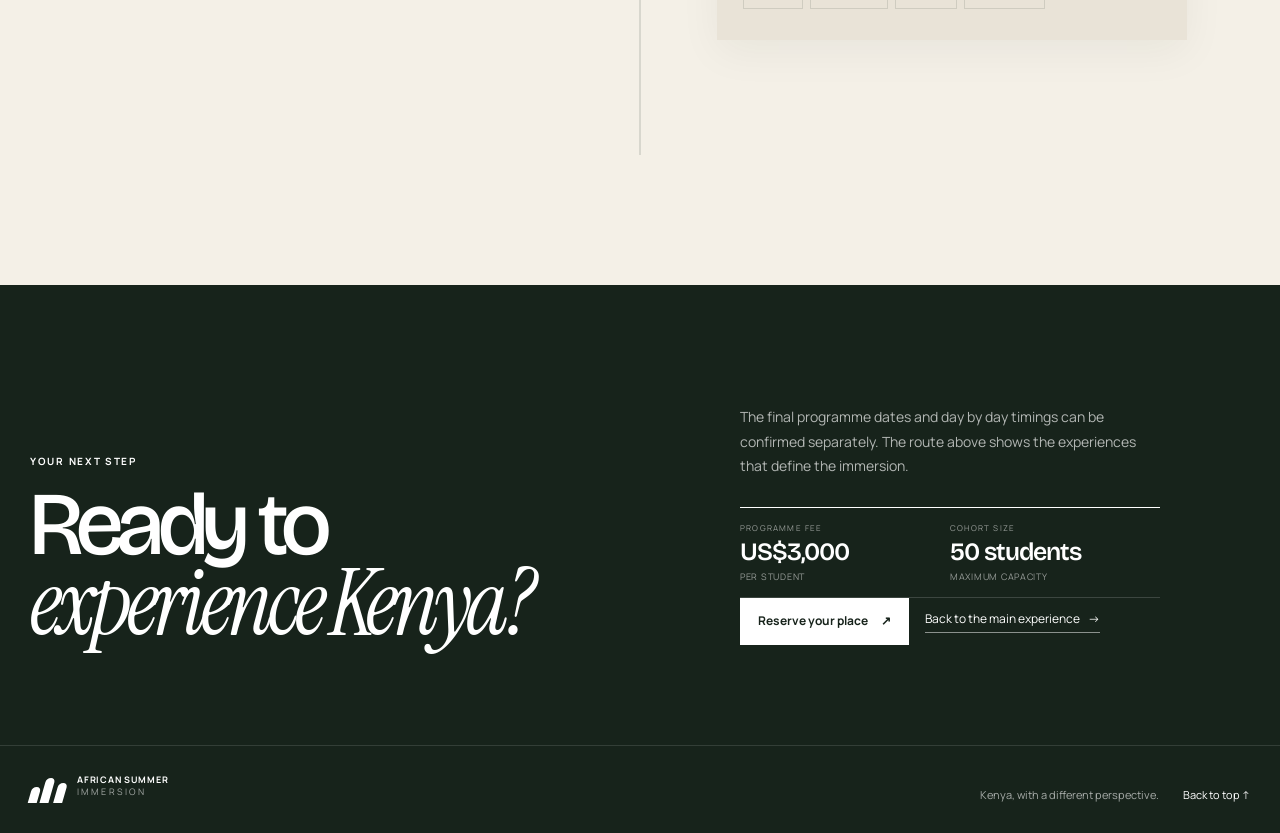
<file: itinerary.html>
<!doctype html>
<html lang="en">
<head>
<meta charset="utf-8">
<meta name="viewport" content="width=device-width,initial-scale=1,viewport-fit=cover">
<meta name="theme-color" content="#17231b">
<meta name="description" content="The African Summer Immersion itinerary — a visual journey through Nairobi, academic exchange, culture, craft, wildlife and Kenya beyond the city.">
<title>Itinerary — African Summer Immersion</title>
<link rel="icon" href="./favicon.svg" type="image/svg+xml">
<link rel="preconnect" href="https://fonts.googleapis.com">
<link rel="preconnect" href="https://fonts.gstatic.com" crossorigin>
<link href="https://fonts.googleapis.com/css2?family=Bricolage+Grotesque:opsz,wght@10..48,400;10..48,500;10..48,600;10..48,700&family=Instrument+Serif:ital@0;1&family=Manrope:wght@400;500;600;700&display=swap" rel="stylesheet">
<style>
:root{
  --ink:#17231b;
  --ink-soft:#536057;
  --paper:#f4f0e7;
  --paper-2:#e9e3d7;
  --white:#fbfaf6;
  --line:rgba(23,35,27,.14);
  --line-light:rgba(255,255,255,.16);
  --serif:"Instrument Serif",Georgia,serif;
  --display:"Bricolage Grotesque",Arial,sans-serif;
  --sans:"Manrope",Arial,sans-serif;
  --max:1240px;
  --ease:cubic-bezier(.22,.61,.36,1);
}
*{box-sizing:border-box}
html{scroll-behavior:smooth;background:var(--paper);overflow-x:clip}
body{margin:0;background:var(--paper);color:var(--ink);font-family:var(--sans);line-height:1.55;overflow-x:clip}
body.is-locked{overflow:hidden}
a{color:inherit;text-decoration:none}
img{display:block;width:100%;max-width:100%}
button{font:inherit}
.page{overflow:clip}
.topbar{
  position:fixed;z-index:50;top:16px;left:50%;transform:translateX(-50%);
  width:min(calc(100% - 48px),1440px);
  display:flex;align-items:center;justify-content:space-between;gap:20px;
  padding:13px 16px 13px 20px;color:#fff;
  border:1px solid rgba(255,255,255,.22);
  background:rgba(11,19,14,.18);
  backdrop-filter:blur(16px);-webkit-backdrop-filter:blur(16px);
  transition:background .35s ease,color .35s ease,border-color .35s ease,top .35s ease;
}
.topbar.scrolled{background:rgba(244,240,231,.94);color:var(--ink);border-color:rgba(23,35,27,.1);top:10px}
.brand{display:flex;align-items:center;gap:13px;min-width:0}
.brand-mark{width:36px;height:27px;display:inline-flex;align-items:flex-end;gap:4px;flex:0 0 auto}
.brand-mark span{display:block;width:9px;border-radius:999px 999px 2px 2px;transform:skew(-16deg);background:currentColor}
.brand-mark span:nth-child(1){height:16px}.brand-mark span:nth-child(2){height:25px}.brand-mark span:nth-child(3){height:20px}
.brand-text{display:flex;flex-direction:column;line-height:.9;letter-spacing:.1em;font-size:11px;white-space:nowrap}
.brand-text em{font-style:normal;letter-spacing:.3em;margin-top:6px;opacity:.72}
.topbar-actions{display:flex;align-items:center;gap:22px;font-size:12px}
.topbar-actions a{opacity:.9;transition:opacity .25s ease}
.topbar-actions a:hover{opacity:1}
.topbar-cta{padding:8px 11px;border:1px solid currentColor}
.menu-toggle{display:none;border:0;background:none;color:currentColor;width:38px;height:34px;padding:5px;cursor:pointer;position:relative;z-index:60}
.menu-toggle span{display:block;width:25px;height:1px;background:currentColor;margin:6px auto;transition:transform .3s ease}
.menu-toggle.is-open span:first-child{transform:translateY(3.5px) rotate(45deg)}
.menu-toggle.is-open span:last-child{transform:translateY(-3.5px) rotate(-45deg)}
.mobile-menu{
  display:none;position:fixed;z-index:45;inset:0;background:var(--paper);color:var(--ink);
  padding:120px 24px 30px;overflow:auto;flex-direction:column;justify-content:space-between;
}
.mobile-menu-links{display:flex;flex-direction:column;gap:19px}
.mobile-menu-links a{font-family:var(--serif);font-size:clamp(37px,8vw,62px);line-height:.88;letter-spacing:-.025em}
.mobile-menu-foot{display:grid;gap:13px}
.mobile-menu-foot a{font-size:12px}
body.menu-open .mobile-menu{display:flex}
.hero{
  min-height:100svh;position:relative;display:flex;align-items:flex-end;overflow:hidden;
  background:var(--ink);color:#fff;
}
.hero-image{position:absolute;inset:0;height:100%;object-fit:cover;object-position:center 45%;opacity:.48}
.hero:after{content:"";position:absolute;inset:0;background:linear-gradient(180deg,rgba(7,14,9,.18) 0%,rgba(7,14,9,.2) 42%,rgba(7,14,9,.86) 100%)}
.hero-content{position:relative;z-index:2;width:min(100%,var(--max));margin:0 auto;padding:170px 30px 100px}
.eyebrow{margin:0 0 17px;font-size:10px;line-height:1.5;text-transform:uppercase;letter-spacing:.17em;font-weight:700}
.hero h1{
  margin:0;max-width:980px;font-family:var(--display);font-weight:500;
  font-size:clamp(70px,11vw,150px);line-height:.84;letter-spacing:-.065em;
}
.hero h1 em{font-family:var(--serif);font-style:italic;font-weight:400;letter-spacing:-.02em}
.hero-lede{max-width:520px;margin:30px 0 0;font-size:15px;line-height:1.75;color:rgba(255,255,255,.76)}
.closing .programme-facts{color:#fff;max-width:500px}
.closing .programme-fact{border-color:rgba(255,255,255,.16)}
.closing .programme-fact span,.closing .programme-fact small{opacity:.55}
.hero-meta{display:flex;justify-content:space-between;align-items:center;gap:20px;margin-top:42px;font-size:10px;letter-spacing:.15em;text-transform:uppercase;color:rgba(255,255,255,.62)}
.hero-scroll{display:inline-flex;align-items:center;gap:11px;color:#fff}
.hero-scroll span{width:34px;height:1px;background:rgba(255,255,255,.58)}
.intro{
  max-width:var(--max);margin:0 auto;padding:120px 30px 96px;
}
.intro-grid{display:grid;grid-template-columns:1.1fr .9fr;gap:12%;align-items:start}
.section-kicker{
  display:flex;justify-content:space-between;gap:20px;
  border-top:1px solid var(--line);padding-top:11px;
  font-size:10px;letter-spacing:.16em;text-transform:uppercase;color:rgba(23,35,27,.52)
}
.intro h2{
  margin:54px 0 0;max-width:720px;
  font-family:var(--display);font-size:clamp(45px,6vw,82px);
  line-height:.96;letter-spacing:-.055em;font-weight:500
}
.intro h2 em{font-family:var(--serif);font-weight:400;font-style:italic;letter-spacing:-.02em}
.intro-copy{max-width:450px;padding-top:62px}
.intro-copy p{margin:0 0 20px;color:rgba(23,35,27,.66);font-size:14px}
.programme-facts{display:grid;grid-template-columns:repeat(2,minmax(150px,220px));margin-top:28px;border-top:1px solid currentColor}
.programme-fact{padding:14px 22px 13px 0;border-bottom:1px solid currentColor}
.programme-fact span{display:block;font-size:8px;text-transform:uppercase;letter-spacing:.15em;opacity:.5;margin-bottom:6px}
.programme-fact strong{display:block;font-family:var(--display);font-size:25px;line-height:1;letter-spacing:-.04em;font-weight:600}
.programme-fact small{display:block;font-size:9px;letter-spacing:.08em;text-transform:uppercase;opacity:.48;margin-top:5px}
.paper-facts{margin:0 0 42px;color:var(--ink);max-width:500px}
.route-wrap{padding:0 30px 130px}
.route-shell{max-width:var(--max);margin:0 auto}
.route-heading{display:flex;justify-content:space-between;align-items:end;gap:40px;padding-bottom:58px}
.route-heading h2{margin:0;font-family:var(--display);font-size:clamp(42px,5vw,72px);line-height:.92;letter-spacing:-.055em;font-weight:500}
.route-heading h2 em{font-family:var(--serif);font-style:italic;font-weight:400}
.route-heading p{max-width:360px;margin:0;color:rgba(23,35,27,.58);font-size:13px}
.roadmap{position:relative;padding:0 0 60px}
.road-line{
  position:absolute;z-index:0;left:50%;top:0;bottom:0;width:2px;
  transform:translateX(-50%);background:rgba(23,35,27,.12);
}
.road-progress{
  position:absolute;left:50%;top:0;width:2px;height:0;
  transform:translateX(-50%);background:var(--ink);
  transition:height .1s linear;pointer-events:none;
}
.stop{
  position:relative;z-index:1;display:grid;grid-template-columns:1fr 90px 1fr;
  align-items:center;gap:32px;min-height:400px;margin:0;
}
.stop-dot{
  grid-column:2;grid-row:1;justify-self:center;
  width:54px;height:54px;border-radius:50%;display:grid;place-items:center;
  background:var(--paper);border:1px solid rgba(23,35,27,.24);
  font-size:11px;letter-spacing:.08em;font-weight:700;
  transition:background .35s ease,color .35s ease,border-color .35s ease,transform .45s var(--ease);
}
.stop.is-visible .stop-dot{background:var(--ink);color:#fff;border-color:var(--ink);transform:scale(1.08)}
.stop-card{
  width:min(100%,470px);background:#fff;border:1px solid rgba(23,35,27,.1);
  overflow:hidden;box-shadow:0 12px 40px rgba(23,35,27,.05);
  opacity:0;transform:translateY(28px);transition:opacity .7s var(--ease),transform .8s var(--ease);
}
.stop.is-visible .stop-card{opacity:1;transform:none}
.stop:nth-child(odd) .stop-card{grid-column:1;grid-row:1;justify-self:end}
.stop:nth-child(even) .stop-card{grid-column:3;grid-row:1;justify-self:start}
.stop-image{aspect-ratio:1.28/1;overflow:hidden;background:var(--paper-2)}
.stop-image img{height:100%;object-fit:cover;transition:transform 1s var(--ease)}
.stop-card:hover .stop-image img{transform:scale(1.035)}
.stop-body{padding:24px 26px 28px}
.stop-kicker{display:flex;justify-content:space-between;gap:15px;align-items:center;margin-bottom:14px;font-size:9px;text-transform:uppercase;letter-spacing:.15em;color:rgba(23,35,27,.5)}
.stop-body h3{margin:0 0 12px;font-family:var(--display);font-size:clamp(31px,3.4vw,48px);line-height:.93;letter-spacing:-.05em;font-weight:500}
.stop-body h3 em{font-family:var(--serif);font-style:italic;font-weight:400;letter-spacing:-.015em}
.stop-body p{margin:0;color:rgba(23,35,27,.64);font-size:13px;line-height:1.7}
.stop-tags{display:flex;flex-wrap:wrap;gap:7px;margin-top:20px}
.stop-tags span{
  padding:6px 8px;border:1px solid rgba(23,35,27,.12);
  font-size:8px;text-transform:uppercase;letter-spacing:.11em;color:rgba(23,35,27,.5)
}
.connector{grid-column:2;grid-row:1;justify-self:center;align-self:end;width:1px;height:64px;background:linear-gradient(to bottom,rgba(23,35,27,.13),rgba(23,35,27,.28))}
.stop.is-visible .connector{background:var(--ink)}
.stop-branch{
  display:grid;grid-template-columns:1fr 90px 1fr;gap:32px;align-items:start;
  position:relative;z-index:1;min-height:520px;
}
.branch-main{grid-column:1/4;display:flex;justify-content:center}
.branch-main .stop-card{width:min(100%,520px)}
.branch-stem{position:absolute;z-index:-1;left:50%;top:0;height:70px;width:2px;background:rgba(23,35,27,.14);transform:translateX(-50%)}
.branch-grid{grid-column:1/4;display:grid;grid-template-columns:1fr 1fr;gap:18px;padding-top:78px;position:relative}
.branch-grid:before,.branch-grid:after{content:"";position:absolute;top:42px;height:1px;background:rgba(23,35,27,.17)}
.branch-grid:before{left:25%;right:50%}.branch-grid:after{left:50%;right:25%}
.branch-card{background:var(--ink);color:#fff}
.branch-card .stop-body p{color:rgba(255,255,255,.68)}
.branch-card .stop-kicker{color:rgba(255,255,255,.48)}
.branch-card .stop-tags span{border-color:rgba(255,255,255,.16);color:rgba(255,255,255,.52)}
.branch-rejoin{display:flex;justify-content:center;padding-top:22px}
.rejoin-dot{width:12px;height:12px;border-radius:50%;background:var(--ink);box-shadow:0 0 0 8px var(--paper-2)}
.exchange-stop{background:var(--paper-2);border:0}
.exchange-stop .stop-body{padding-bottom:31px}
.exchange-stop .stop-body p{max-width:440px}
.closing{
  background:var(--ink);color:#fff;padding:120px 30px 100px;overflow:hidden;
}
.closing-inner{max-width:var(--max);margin:0 auto;display:grid;grid-template-columns:1.05fr .95fr;gap:12%;align-items:end}
.closing h2{margin:0;font-family:var(--display);font-size:clamp(56px,7vw,104px);line-height:.88;letter-spacing:-.06em;font-weight:500}
.closing h2 em{font-family:var(--serif);font-style:italic;font-weight:400}
.closing-copy{max-width:420px}
.closing-copy p{margin:0 0 28px;font-size:14px;line-height:1.75;color:rgba(255,255,255,.67)}
.actions{display:flex;flex-wrap:wrap;align-items:center;gap:16px}
.primary{
  display:inline-flex;align-items:center;justify-content:center;gap:13px;
  background:#fff;color:var(--ink);padding:14px 18px;font-size:12px;font-weight:700;
}
.secondary{
  display:inline-flex;align-items:center;gap:8px;color:#fff;
  font-size:12px;border-bottom:1px solid rgba(255,255,255,.5);padding-bottom:4px;
}
.footer{
  display:flex;justify-content:space-between;gap:30px;align-items:flex-end;
  background:var(--ink);color:#fff;border-top:1px solid rgba(255,255,255,.12);
  padding:30px;max-width:none;
}
.footer-brand{display:flex;gap:11px;align-items:flex-start}
.footer-brand>div{display:flex;flex-direction:column;line-height:.9;font-size:9px;letter-spacing:.09em}
.footer-brand em{font-style:normal;letter-spacing:.24em;margin-top:4px;opacity:.6}
.footer-right{display:flex;align-items:flex-end;gap:24px;font-size:11px;color:rgba(255,255,255,.62)}
.footer-right a{color:#fff}

/* Responsive: tablet */
@media (max-width:980px){
  .topbar{width:calc(100% - 32px);top:12px;padding:12px 14px 12px 16px}
  .topbar-actions{display:none}
  .menu-toggle{display:block}
  .hero-content{padding:160px 24px 86px}
  .intro{padding:90px 24px 80px}
  .intro-grid,.closing-inner{grid-template-columns:1fr;gap:30px}
  .intro-copy{padding-top:0;max-width:620px}
  .route-wrap{padding:0 24px 90px}
  .route-heading{display:block;padding-bottom:42px}.route-heading p{margin-top:20px}
  .stop{grid-template-columns:1fr 66px 1fr;gap:18px;min-height:360px}
  .road-line,.road-progress{left:50%}
  .stop-card{width:min(100%,390px)}
  .stop-body{padding:20px 22px 23px}
  .stop-body h3{font-size:38px}
  .stop-branch{grid-template-columns:1fr 66px 1fr;gap:18px;min-height:460px}
  .branch-grid{gap:12px}
  .closing{padding:90px 24px 80px}
  .footer{padding:24px;align-items:flex-start;flex-direction:column}
  .footer-right{width:100%;justify-content:space-between}
}

/* Responsive: phone */
@media (max-width:640px){
  .topbar{width:calc(100% - 20px);top:8px;padding:10px 11px 10px 12px;border-radius:0}
  .topbar.scrolled{top:7px}
  .menu-toggle{width:34px;height:30px;padding:2px}
  .brand{gap:9px}.brand-mark{width:29px;height:22px;gap:3px}.brand-mark span{width:7px}.brand-mark span:nth-child(1){height:13px}.brand-mark span:nth-child(2){height:21px}.brand-mark span:nth-child(3){height:17px}
  .brand-text{font-size:8px}.brand-text em{letter-spacing:.24em;margin-top:5px}
  .topbar-cta{padding:7px 8px;font-size:10px}
  .hero{min-height:92svh}
  .hero-image{object-position:58% 45%;opacity:.42}
  .hero-content{padding:145px 16px 70px}
  .hero h1{font-size:clamp(58px,17vw,88px);line-height:.86}
  .hero-lede{font-size:13px;margin-top:23px}
  .hero-meta{margin-top:30px;font-size:8px}
  .hero-scroll{display:none}
  .intro{padding:72px 16px 62px}
  .section-kicker{font-size:8px}
  .intro h2{margin-top:42px;font-size:clamp(42px,12vw,61px)}
  .intro-copy p{font-size:13px}
  .route-wrap{padding:0 16px 72px}
  .route-heading h2{font-size:clamp(42px,12vw,60px)}
  .route-heading p{font-size:12px}
  .roadmap{padding-bottom:30px}
  .road-line,.road-progress{left:19px;transform:none}
  .stop{
    display:grid;grid-template-columns:38px 1fr;gap:12px;align-items:start;
    min-height:0;margin-bottom:18px;padding:0;
  }
  .stop-dot{
    grid-column:1;grid-row:1;width:38px;height:38px;font-size:9px;position:relative;z-index:3;
  }
  .stop-card,
  .stop:nth-child(odd) .stop-card,
  .stop:nth-child(even) .stop-card{
    grid-column:2;grid-row:1;justify-self:stretch;width:100%;min-width:0;
  }
  .stop-image{aspect-ratio:1.32/1}
  .stop-body{padding:18px 17px 20px}
  .stop-kicker{font-size:8px;margin-bottom:11px}
  .stop-body h3{font-size:33px}
  .stop-body p{font-size:12px;line-height:1.65}
  .stop-tags{gap:6px;margin-top:16px}.stop-tags span{padding:5px 6px;font-size:7px}
  .connector{display:none}
  .stop-branch{
    display:grid;grid-template-columns:38px 1fr;gap:12px;min-height:0;margin-bottom:18px;
  }
  .branch-stem{
    left:19px;top:0;height:45px;transform:none;
  }
  .branch-main{grid-column:2;display:block;padding-top:0}
  .branch-main .stop-card{width:100%}
  .branch-grid{
    grid-column:2;grid-template-columns:1fr;gap:10px;padding-top:16px;
  }
  .branch-grid:before,.branch-grid:after{display:none}
  .branch-card .stop-image{aspect-ratio:1.45/1}
  .branch-rejoin{display:none}
  .closing{padding:76px 16px 66px}
  .closing h2{font-size:clamp(54px,15vw,74px)}
  .closing-copy{margin-top:30px}
  .closing-copy p{font-size:13px}
  .actions{gap:13px}
  .primary{width:100%}
  .secondary{margin-top:2px}
  .footer{padding:22px 16px}
  .footer-right{font-size:10px;gap:14px}
}
@media (prefers-reduced-motion:reduce){
  html{scroll-behavior:auto}
  .stop-card,.stop-dot,.stop-image img{transition:none}
}

@media (max-width:420px){
  html,body{overflow-x:hidden}
  .topbar{gap:10px}
  .topbar-cta{font-size:9px;padding:7px 7px}
  .hero-content{padding-left:14px;padding-right:14px}
  .hero h1{font-size:clamp(54px,17vw,72px)}
  .intro,.route-wrap{padding-left:14px;padding-right:14px}
  .mobile-menu{padding:105px 18px 24px}
  .stop{grid-template-columns:34px 1fr;gap:10px}
  .road-line,.road-progress{left:17px}
  .stop-dot{width:34px;height:34px;font-size:8px}
  .stop-body{padding:16px 15px 18px}
  .stop-body h3{font-size:30px}
  .stop-body p{font-size:11.5px;line-height:1.62}
  .stop-kicker{font-size:7.5px}
  .programme-facts{grid-template-columns:1fr;max-width:none}
  .programme-fact{padding-right:0}
  .branch-stem{left:17px}
  .branch-grid{gap:9px}
  .closing{padding-left:14px;padding-right:14px}
}
</style>
</head>
<body>
<div class="page">
<header class="topbar" id="topbar">
  <a class="brand" href="./index.html" aria-label="African Summer Immersion home">
    <span class="brand-mark" aria-hidden="true"><span></span><span></span><span></span></span>
    <span class="brand-text"><strong>AFRICAN SUMMER</strong><em>IMMERSION</em></span>
  </a>
  <nav class="topbar-actions" aria-label="Itinerary navigation">
    <a href="#roadmap">The route</a>
    <a href="./contact.html">Contact</a>
    <a class="topbar-cta" href="./payment.html">Reserve your place ↗</a>
  </nav>
  <button class="menu-toggle" id="menu-toggle" type="button" aria-label="Open menu" aria-expanded="false">
    <span></span><span></span>
  </button>
</header>
<div class="mobile-menu" id="mobile-menu" aria-hidden="true">
  <nav class="mobile-menu-links" aria-label="Mobile navigation">
    <a href="./index.html">Home</a>
    <a href="./index.html#journey">Journey</a>
    <a href="./itinerary.html">Itinerary</a>
    <a href="./index.html#exchange">Exchange</a>
    <a href="./index.html#prepare">Before you arrive</a>
  </nav>
  <div class="mobile-menu-foot">
    <a href="./contact.html">Contact the programme team ↗</a>
    <a href="./payment.html">Reserve your place ↗</a>
  </div>
</div>

<main>
<section class="hero">
  <img class="hero-image" src="./Student-exchange-Program/Images/Visit%20Nairobi%20National%20Park%20for%20a%20game%20drive.png" alt="Kenya landscape and wildlife experience" fetchpriority="high">
  <div class="hero-content">
    <p class="eyebrow">African Summer Immersion · Itinerary</p>
    <h1>A summer that<br><em>unfolds.</em></h1>
    <p class="hero-lede">Follow the experience from Nairobi’s streets to the classroom, from craft and culture to wildlife, tea country and the long view from the hills.</p>
    <div class="hero-meta">
      <span>Kenya · One journey</span>
      <a class="hero-scroll" href="#roadmap"><span></span>Follow the route ↓</a>
      <span>01 → 10</span>
    </div>
  </div>
</section>

<section class="intro">
  <div class="section-kicker"><span>01</span><span>How the itinerary works</span></div>
  <div class="intro-grid">
    <div>
      <h2>Not a timetable.<br><em>A journey through Kenya.</em></h2>
    </div>
    <div class="intro-copy">
      <p>The itinerary is designed as a sequence of experiences rather than a stack of activities. Each stop adds something different: movement, context, exchange, craft, wildlife, landscape and time to reflect.</p>
      <p>The exact day by day schedule can be confirmed separately. This page shows the shape of the immersion and the experiences that make it distinctive.</p>
    </div>
  </div>
</section>

<section class="route-wrap" id="roadmap">
  <div class="route-shell">
    <div class="section-kicker"><span>02</span><span>The roadmap</span></div>
    <div class="route-heading">
      <h2>Start here.<br><em>Keep going.</em></h2>
      <p>Move down the route and see how the experience changes as the summer unfolds.</p>
    </div>

    <div class="roadmap">
      <div class="road-line" aria-hidden="true"></div>
      <div class="road-progress" id="road-progress" aria-hidden="true"></div>

      <article class="stop reveal">
        <div class="stop-dot">01</div>
        <div class="stop-card">
          <div class="stop-image">
            <img src="./Student-exchange-Program/Images/experience%20the%20matatu%20culture%20with%20a%20drive%20round%20the%20city.png" alt="Matatu ride through Nairobi" loading="lazy">
          </div>
          <div class="stop-body">
            <div class="stop-kicker"><span>Nairobi · Street level</span><span>Begin</span></div>
            <h3>Meet Nairobi<br><em>in motion.</em></h3>
            <p>Start with the city itself. A matatu ride brings you into Nairobi’s everyday rhythm, where colour, movement, music and street life become part of the experience from the very beginning.</p>
            <div class="stop-tags"><span>City</span><span>Culture</span><span>Movement</span></div>
          </div>
        </div>
      </article>

      <article class="stop reveal">
        <div class="stop-dot">02</div>
        <div class="stop-card">
          <div class="stop-image">
            <img src="./Student-exchange-Program/Images/visit%20the%20national%20meuseam%20of%20kenya.png" alt="National Museum of Kenya" loading="lazy">
          </div>
          <div class="stop-body">
            <div class="stop-kicker"><span>Culture · Context</span><span>Discover</span></div>
            <h3>Start with<br><em>the story.</em></h3>
            <p>Slow down at the National Museum of Kenya and begin to understand the place through history, heritage, art and natural story. The experience moves from seeing Kenya to beginning to understand it.</p>
            <div class="stop-tags"><span>History</span><span>Heritage</span><span>Perspective</span></div>
          </div>
        </div>
      </article>

      <article class="stop reveal">
        <div class="stop-dot">03</div>
        <div class="stop-card exchange-stop">
          <div class="stop-body">
            <div class="stop-kicker"><span>Academic exchange</span><span>Connect</span></div>
            <h3>Kenya becomes<br><em>part of the classroom.</em></h3>
            <p>Step into academic environments at Strathmore University Kenya and USIU Africa. Exchange perspectives, experience another university setting and let the place itself become part of what you are learning.</p>
            <div class="stop-tags"><span>Strathmore University</span><span>USIU Africa</span><span>Exchange</span></div>
          </div>
        </div>
      </article>

      <article class="stop reveal">
        <div class="stop-dot">04</div>
        <div class="stop-card">
          <div class="stop-image">
            <img src="./Student-exchange-Program/Images/visit%20the%20UN%20HQ%20in%20Nairobi.png" alt="United Nations Headquarters in Nairobi" loading="lazy">
          </div>
          <div class="stop-body">
            <div class="stop-kicker"><span>Global · Civic</span><span>Perspective</span></div>
            <h3>Where Kenya<br><em>meets the world.</em></h3>
            <p>See Nairobi through a wider lens, from the United Nations Headquarters to the civic spaces of the Parliament of Kenya. Global institutions and local realities sit surprisingly close together.</p>
            <div class="stop-tags"><span>UN Nairobi</span><span>Parliament</span><span>Ideas</span></div>
          </div>
        </div>
      </article>

      <article class="stop reveal">
        <div class="stop-dot">05</div>
        <div class="stop-card">
          <div class="stop-image">
            <img src="./Student-exchange-Program/Images/Glassworks%20in%20Nairobi.png" alt="Glassworks experience in Nairobi" loading="lazy">
          </div>
          <div class="stop-body">
            <div class="stop-kicker"><span>Craft · Creativity</span><span>Make</span></div>
            <h3>Make something<br><em>with your hands.</em></h3>
            <p>Move from observing to making. The glassworks experience brings you close to the heat, process and patience behind the finished piece, giving creativity a physical form.</p>
            <div class="stop-tags"><span>Craft</span><span>Creativity</span><span>Hands on</span></div>
          </div>
        </div>
      </article>

      <article class="stop reveal">
        <div class="stop-dot">06</div>
        <div class="stop-card">
          <div class="stop-image">
            <img src="./Student-exchange-Program/Images/Visit%20Nairobi%20National%20Park%20for%20a%20game%20drive.png" alt="Nairobi National Park game drive" loading="lazy">
          </div>
          <div class="stop-body">
            <div class="stop-kicker"><span>Wildlife · Nairobi</span><span>Encounter</span></div>
            <h3>The city doesn’t<br><em>end at the skyline.</em></h3>
            <p>Head into Nairobi National Park and experience the unusual contrast of wildlife and city together. The landscape changes quickly, and suddenly Nairobi feels much larger than its streets.</p>
            <div class="stop-tags"><span>Game drive</span><span>Wildlife</span><span>Conservation</span></div>
          </div>
        </div>
      </article>

      <article class="stop-branch reveal">
        <div class="stop-dot">07</div>
        <div class="branch-main">
          <div class="stop-card">
            <div class="stop-body">
              <div class="stop-kicker"><span>Wildlife · Two close encounters</span><span>Get closer</span></div>
              <h3>Some moments<br><em>deserve their own chapter.</em></h3>
              <p>From the wider landscape of the game drive, the journey narrows into two more intimate wildlife experiences.</p>
            </div>
          </div>
        </div>
        <div class="branch-grid">
          <article class="stop-card branch-card">
            <div class="stop-image">
              <img src="./Student-exchange-Program/Images/Feed%20Girrafes.png" alt="Feeding giraffes in Kenya" loading="lazy">
            </div>
            <div class="stop-body">
              <div class="stop-kicker"><span>07A · Wildlife</span><span>Close</span></div>
              <h3>Meet them<br><em>at eye level.</em></h3>
              <p>Get close to giraffes and turn a familiar image of wildlife into an experience you can actually feel, remember and talk about long after the summer.</p>
              <div class="stop-tags"><span>Giraffes</span><span>Connection</span></div>
            </div>
          </article>
          <article class="stop-card branch-card">
            <div class="stop-image">
              <img src="./Student-exchange-Program/Images/Feed%20Baby%20Elephatnts.png" alt="Young elephants in Kenya" loading="lazy">
            </div>
            <div class="stop-body">
              <div class="stop-kicker"><span>07B · Wildlife</span><span>Remember</span></div>
              <h3>A moment you’ll<br><em>remember.</em></h3>
              <p>Spend time close to young elephants and experience the quieter side of wildlife and conservation. Some moments stay vivid because you were there for them.</p>
              <div class="stop-tags"><span>Elephants</span><span>Conservation</span></div>
            </div>
          </article>
        </div>
      </article>

      <article class="stop reveal">
        <div class="stop-dot">08</div>
        <div class="stop-card">
          <div class="stop-image">
            <img src="./Student-exchange-Program/Images/Experience%20Tea%20Farms.png" alt="Tea farms in Kenya" loading="lazy">
          </div>
          <div class="stop-body">
            <div class="stop-kicker"><span>Beyond Nairobi · Landscape</span><span>Slow down</span></div>
            <h3>Enter tea country<br><em>and change the rhythm.</em></h3>
            <p>Green landscapes and open air create a different pace. Tea country gives the journey space to breathe and introduces another side of Kenya beyond the city.</p>
            <div class="stop-tags"><span>Landscape</span><span>Explore</span><span>Slow down</span></div>
          </div>
        </div>
      </article>

      <article class="stop reveal">
        <div class="stop-dot">09</div>
        <div class="stop-card">
          <div class="stop-image">
            <img src="./Student-exchange-Program/Images/Take%20a%20hike%20in%20ngonghills.png" alt="Hiking in the Ngong Hills" loading="lazy">
          </div>
          <div class="stop-body">
            <div class="stop-kicker"><span>Ngong Hills · Perspective</span><span>Reflect</span></div>
            <h3>Take<br><em>the long view.</em></h3>
            <p>After the movement, meetings and encounters, the hills create room to look back. The final landscape becomes a quiet frame around a summer that keeps unfolding in your head.</p>
            <div class="stop-tags"><span>Hike</span><span>Perspective</span><span>Reflect</span></div>
          </div>
        </div>
      </article>

      <article class="stop reveal">
        <div class="stop-dot">10</div>
        <div class="stop-card exchange-stop">
          <div class="stop-body">
            <div class="stop-kicker"><span>End point · Take it home</span><span>Carry forward</span></div>
            <h3>The itinerary ends.<br><em>The perspective stays.</em></h3>
            <p>What remains is more than a collection of stops. It is the memory of moving through another place, learning from it, meeting it at street level and seeing your own perspective shift along the way.</p>
            <div class="stop-tags"><span>Culture</span><span>Connection</span><span>Learning</span><span>Perspective</span></div>
          </div>
        </div>
      </article>
    </div>
  </div>
</section>

<section class="closing">
  <div class="closing-inner">
    <div>
      <p class="eyebrow">Your next step</p>
      <h2>Ready to<br><em>experience Kenya?</em></h2>
    </div>
    <div class="closing-copy">
      <p>The final programme dates and day by day timings can be confirmed separately. The route above shows the experiences that define the immersion.</p>
      <div class="programme-facts" aria-label="Programme details">
        <div class="programme-fact"><span>Programme fee</span><strong>US$3,000</strong><small>Per student</small></div>
        <div class="programme-fact"><span>Cohort size</span><strong>50 students</strong><small>Maximum capacity</small></div>
      </div>
      <div class="actions">
        <a class="primary" href="./payment.html">Reserve your place <span>↗</span></a>
        <a class="secondary" href="./index.html">Back to the main experience <span>→</span></a>
      </div>
    </div>
  </div>
</section>
</main>

<footer class="footer">
  <div class="footer-brand">
    <span class="brand-mark" aria-hidden="true"><span></span><span></span><span></span></span>
    <div><strong>AFRICAN SUMMER</strong><em>IMMERSION</em></div>
  </div>
  <div class="footer-right">
    <span>Kenya, with a different perspective.</span>
    <a href="#top">Back to top ↑</a>
  </div>
</footer>
</div>

<script>
(() => {
  const bar=document.getElementById('topbar');
  const progress=document.getElementById('road-progress');
  const stops=[...document.querySelectorAll('.reveal')];
  const reduced=window.matchMedia('(prefers-reduced-motion: reduce)').matches;
  const toggle=document.getElementById('menu-toggle');
  const mobileMenu=document.getElementById('mobile-menu');

  const onScroll=()=>{
    bar.classList.toggle('scrolled',window.scrollY>50);
    if(progress){
      const roadmap=document.querySelector('.roadmap');
      const rect=roadmap.getBoundingClientRect();
      const viewportPoint=window.innerHeight*0.68;
      const total=roadmap.offsetHeight;
      const passed=Math.min(total,Math.max(0,viewportPoint-rect.top));
      progress.style.height=passed+'px';
    }
  };

  if('IntersectionObserver' in window && !reduced){
    const observer=new IntersectionObserver((entries)=>{
      entries.forEach(entry=>{
        if(entry.isIntersecting) entry.target.classList.add('is-visible');
      });
    },{threshold:.18,rootMargin:'0px 0px -8% 0px'});
    stops.forEach(stop=>observer.observe(stop));
  }else{
    stops.forEach(stop=>stop.classList.add('is-visible'));
  }

  const closeMenu=()=>{
    document.body.classList.remove('menu-open');
    toggle?.classList.remove('is-open');
    toggle?.setAttribute('aria-expanded','false');
    mobileMenu?.setAttribute('aria-hidden','true');
  };
  toggle?.addEventListener('click',()=>{
    const open=!document.body.classList.contains('menu-open');
    document.body.classList.toggle('menu-open',open);
    toggle.classList.toggle('is-open',open);
    toggle.setAttribute('aria-expanded',String(open));
    toggle.setAttribute('aria-label',open?'Close menu':'Open menu');
    mobileMenu?.setAttribute('aria-hidden',String(!open));
  });
  mobileMenu?.querySelectorAll('a').forEach(link=>link.addEventListener('click',closeMenu));
  window.addEventListener('scroll',onScroll,{passive:true});
  window.addEventListener('resize',onScroll,{passive:true});
  onScroll();
})();
</script>
</body>
</html>
</file>
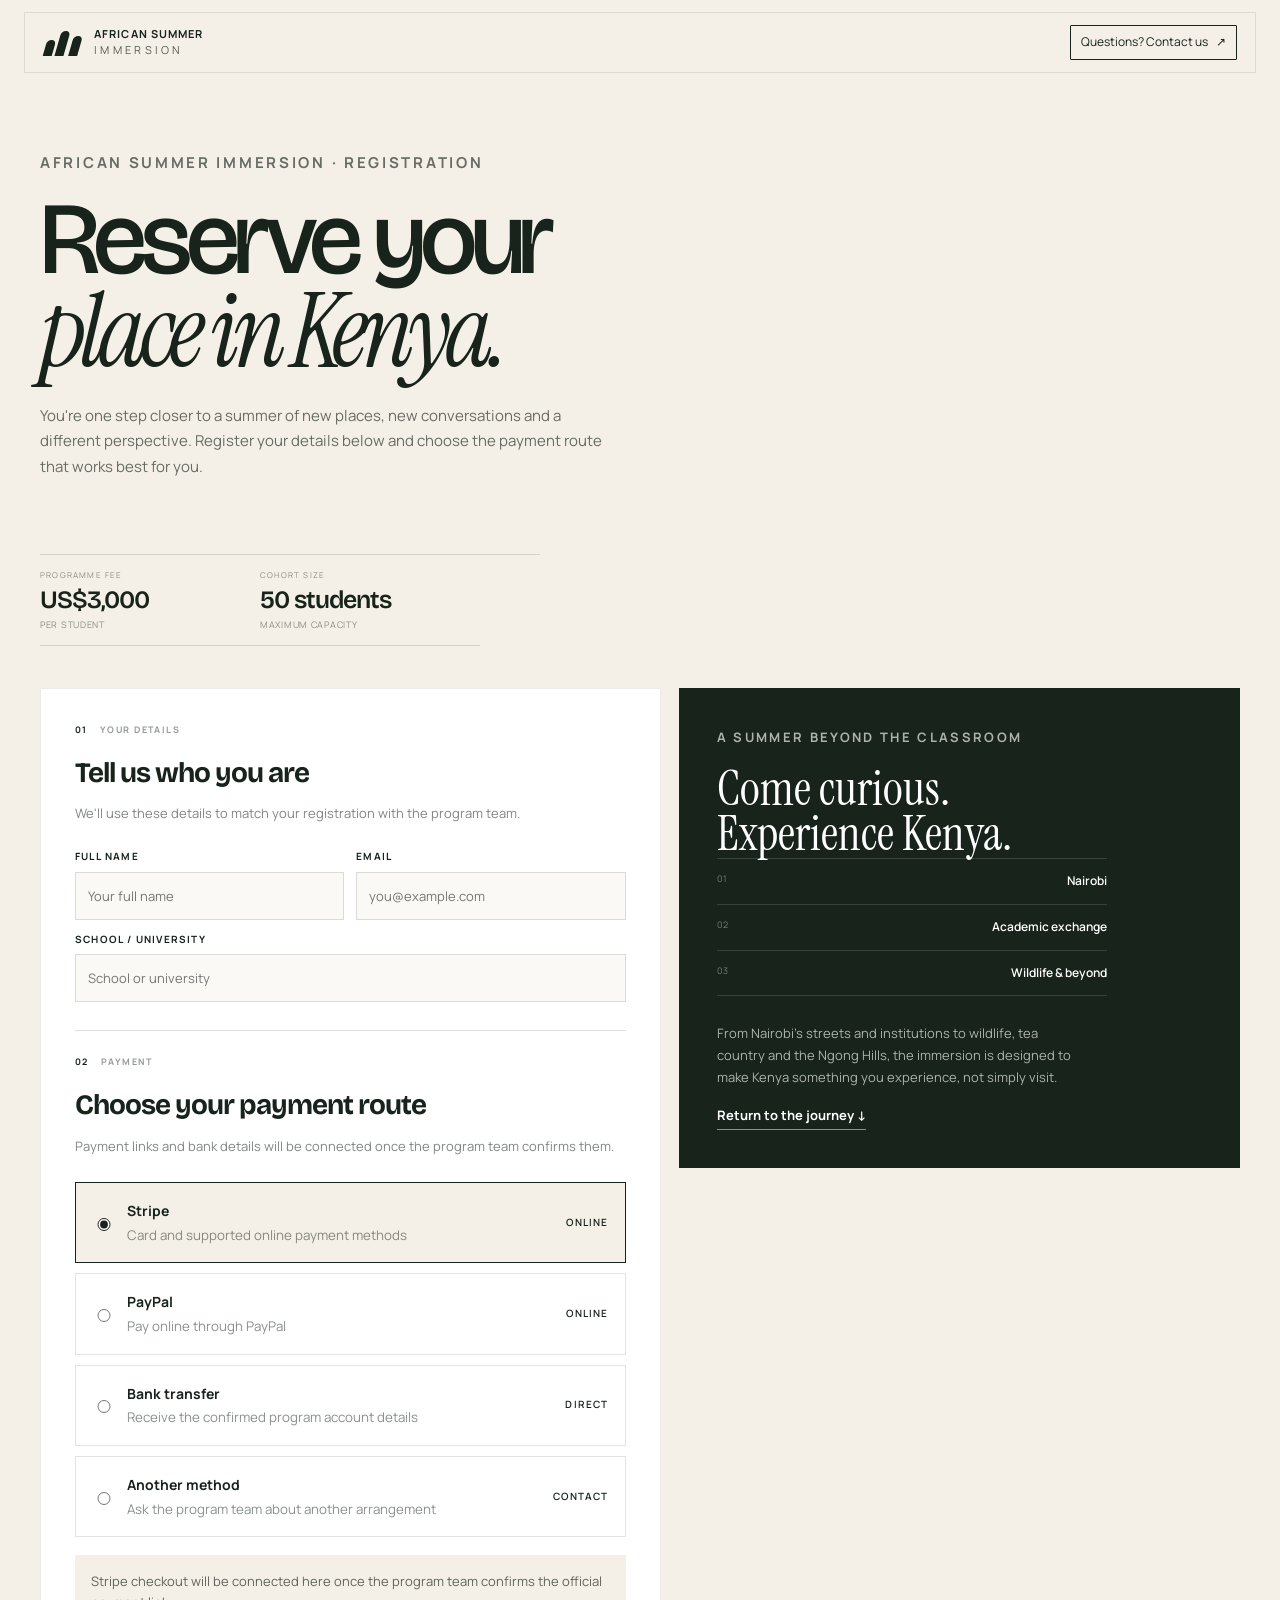
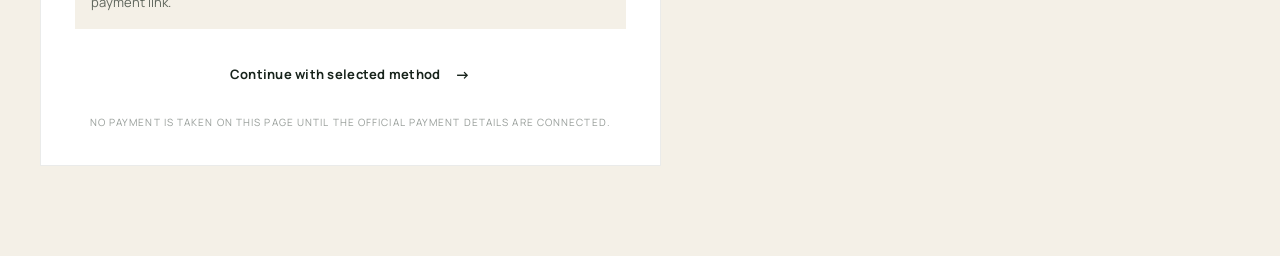
<file: payment.html>
<!doctype html>
<html lang="en">
<head>
<meta charset="utf-8">
<meta name="viewport" content="width=device-width,initial-scale=1">
<meta name="theme-color" content="#17231b">
<title>Reserve Your Place — African Summer Immersion</title>
<link rel="icon" href="./favicon.svg" type="image/svg+xml">
<link rel="preconnect" href="https://fonts.googleapis.com">
<link rel="preconnect" href="https://fonts.gstatic.com" crossorigin>
<link href="https://fonts.googleapis.com/css2?family=Bricolage+Grotesque:opsz,wght@10..48,400;10..48,500;10..48,600;10..48,700&family=Instrument+Serif:ital@0;1&family=Manrope:wght@400;500;600;700&display=swap" rel="stylesheet">
<link rel="stylesheet" href="./styles.css?v=2026-10-02-03">
</head>
<body>
<header class="nav scrolled" id="site-nav">
  <a class="brand" href="./index.html">
    <span class="brand-mark"><span></span><span></span><span></span></span>
    <span class="brand-text"><strong>AFRICAN SUMMER</strong><em>IMMERSION</em></span>
  </a>
  <a class="nav-cta" href="./contact.html">Questions? Contact us <span>↗</span></a>
</header>

<main class="page-minimal">
  <div class="page-head">
    <p class="eyebrow">African Summer Immersion · Registration</p>
    <h1>Reserve your<br><em>place in Kenya.</em></h1>
    <p>You're one step closer to a summer of new places, new conversations and a different perspective. Register your details below and choose the payment route that works best for you.</p>
  </div>

  <div class="programme-facts paper-facts" aria-label="Programme details">
    <div class="programme-fact"><span>Programme fee</span><strong>US$3,000</strong><small>Per student</small></div>
    <div class="programme-fact"><span>Cohort size</span><strong>50 students</strong><small>Maximum capacity</small></div>
  </div>

  <div class="checkout-layout">
    <form class="checkout-card" id="registration-form">
      <div class="checkout-kicker"><span>01</span><span>Your details</span></div>
      <h2>Tell us who you are</h2>
      <p class="card-note">We'll use these details to match your registration with the program team.</p>

      <div class="form-grid">
        <div class="form-field">
          <label for="name">Full name</label>
          <input id="name" name="name" required placeholder="Your full name">
        </div>
        <div class="form-field">
          <label for="email">Email</label>
          <input id="email" name="email" type="email" required placeholder="you@example.com">
        </div>
        <div class="form-field full">
          <label for="school">School / university</label>
          <input id="school" name="school" placeholder="School or university">
        </div>
      </div>

      <div class="checkout-details">
        <div class="checkout-kicker"><span>02</span><span>Payment</span></div>
        <h2>Choose your payment route</h2>
        <p class="card-note">Payment links and bank details will be connected once the program team confirms them.</p>

        <div class="payment-options">
          <label class="payment-option selected">
            <input type="radio" name="method" value="stripe" checked>
            <span><strong>Stripe</strong><small>Card and supported online payment methods</small></span>
            <b>Online</b>
          </label>
          <label class="payment-option">
            <input type="radio" name="method" value="paypal">
            <span><strong>PayPal</strong><small>Pay online through PayPal</small></span>
            <b>Online</b>
          </label>
          <label class="payment-option">
            <input type="radio" name="method" value="bank">
            <span><strong>Bank transfer</strong><small>Receive the confirmed program account details</small></span>
            <b>Direct</b>
          </label>
          <label class="payment-option">
            <input type="radio" name="method" value="other">
            <span><strong>Another method</strong><small>Ask the program team about another arrangement</small></span>
            <b>Contact</b>
          </label>
        </div>

        <div class="payment-info" id="payment-info">Stripe checkout will be connected here once the program team confirms the official payment link.</div>
        <button class="button button-light checkout-submit" type="submit">Continue with selected method <span>→</span></button>
        <p class="secure-note">No payment is taken on this page until the official payment details are connected.</p>
      </div>
    </form>

    <aside class="checkout-side">
      <div>
        <p class="eyebrow light">A summer beyond the classroom</p>
        <h3>Come curious.<br>Experience Kenya.</h3>
      </div>
      <div class="checkout-side-lower">
        <div class="checkout-highlights">
          <div><span>01</span><strong>Nairobi</strong></div>
          <div><span>02</span><strong>Academic exchange</strong></div>
          <div><span>03</span><strong>Wildlife & beyond</strong></div>
        </div>
        <p>From Nairobi's streets and institutions to wildlife, tea country and the Ngong Hills, the immersion is designed to make Kenya something you experience, not simply visit.</p>
        <a class="text-link light-link" href="./index.html#journey">Return to the journey ↓</a>
      </div>
    </aside>
  </div>
</main>

<script>
(() => {
  const info=document.getElementById('payment-info');
  const labels=[...document.querySelectorAll('.payment-option')];
  const copy={
    stripe:'Stripe checkout will be connected here once the program team confirms the official payment link.',
    paypal:'PayPal will be connected here once the program team confirms the official payment link.',
    bank:'Bank transfer instructions will appear here once the program team provides the confirmed account details.',
    other:'Choose this option if you would prefer another payment arrangement, then the team can contact you directly.'
  };
  labels.forEach(label=>label.addEventListener('click',()=>{
    labels.forEach(x=>x.classList.remove('selected'));
    label.classList.add('selected');
    info.textContent=copy[label.querySelector('input').value];
  }));
  document.getElementById('registration-form').addEventListener('submit',e=>{
    e.preventDefault();
    const method=document.querySelector('input[name=method]:checked').value;
    if(method==='stripe') alert('Stripe is ready to be connected once the team confirms the official Stripe payment link.');
    else if(method==='bank') alert('Bank transfer details will be added once confirmed by the program team.');
    else if(method==='paypal') alert('PayPal will be connected once confirmed by the program team.');
    else window.location.href='./contact.html';
  });
})();
</script>
</body>
</html>
</file>
<file: styles.css>
:root{
  --ink:#17231b;
  --ink-2:#26352a;
  --paper:#f4f0e7;
  --paper-2:#e9e3d7;
  --line:rgba(23,35,27,.14);
  --white:#fbfaf6;
  --serif:"Instrument Serif",Georgia,serif;
  --display:"Bricolage Grotesque",Arial,sans-serif;
  --sans:"Manrope",Arial,sans-serif;
  --max:1320px;
  --ease:cubic-bezier(.22,.61,.36,1);
}
*{box-sizing:border-box}
html{scroll-behavior:smooth;overflow-x:clip}
body{margin:0;background:var(--paper);color:var(--ink);font-family:var(--sans);font-size:16px;line-height:1.55;overflow-x:clip}
body.menu-open{overflow:hidden}
.site-shell{overflow:visible}
img,video{display:block;width:100%;max-width:100%}
a{color:inherit;text-decoration:none}
button{font:inherit}
.nav{position:fixed;z-index:30;top:0;left:0;right:0;display:flex;align-items:center;justify-content:space-between;padding:22px 34px;color:#fff;transition:background .45s var(--ease),color .45s var(--ease),padding .45s var(--ease),backdrop-filter .45s var(--ease)}
.nav.scrolled{background:rgba(244,240,231,.92);color:var(--ink);padding-top:16px;padding-bottom:16px;backdrop-filter:blur(18px);border-bottom:1px solid rgba(23,35,27,.08)}
.brand{display:flex;align-items:center;gap:11px}
.brand-mark{width:27px;height:20px;display:inline-flex;align-items:flex-end;gap:3px}
.brand-mark span{display:block;width:7px;border-radius:999px 999px 2px 2px;transform:skew(-16deg);background:currentColor}
.brand-mark span:nth-child(1){height:12px}.brand-mark span:nth-child(2){height:18px}.brand-mark span:nth-child(3){height:15px}
.brand-text{display:flex;flex-direction:column;line-height:.9;letter-spacing:.08em;font-size:9px}
.brand-text em{font-style:normal;letter-spacing:.27em;margin-top:5px;opacity:.72}
.nav-links{display:flex;gap:30px;font-size:13px}.nav-links a{opacity:.88;transition:opacity .25s ease}.nav-links a:hover{opacity:1}
.nav-cta{font-size:13px;border-bottom:1px solid currentColor;padding-bottom:3px}.nav-cta span{display:inline-block;margin-left:6px}
.nav-toggle{display:none;background:none;border:0;color:currentColor;width:36px;padding:7px 0;cursor:pointer}
.nav-toggle span{display:block;height:1px;background:currentColor;margin:7px 0}
.hero{position:relative;min-height:100svh;display:flex;align-items:flex-end;color:#fff;background:#162219}
.hero-video{position:absolute;inset:0;height:100%;object-fit:cover;object-position:center}
.hero-overlay{position:absolute;inset:0;background:linear-gradient(180deg,rgba(9,16,12,.22),rgba(9,16,12,.06) 38%,rgba(9,16,12,.68) 100%)}
.hero-grain{position:absolute;inset:-20%;pointer-events:none;opacity:.08;mix-blend-mode:screen;background-image:url("data:image/svg+xml,%3Csvg viewBox='0 0 180 180' xmlns='http://www.w3.org/2000/svg'%3E%3Cfilter id='n'%3E%3CfeTurbulence type='fractalNoise' baseFrequency='.9' numOctaves='2' stitchTiles='stitch'/%3E%3C/filter%3E%3Crect width='100%25' height='100%25' filter='url(%23n)' opacity='.9'/%3E%3C/svg%3E")}
.hero-content{position:relative;z-index:2;max-width:var(--max);width:100%;margin:0 auto;padding:170px 34px 118px}
.eyebrow{font-size:11px;text-transform:uppercase;letter-spacing:.18em;font-weight:700;margin:0 0 18px}.light{color:#fff}
.hero h1{font-family:var(--serif);font-weight:500;letter-spacing:-.045em;font-size:clamp(56px,8vw,126px);line-height:.93;margin:0;max-width:900px}
.hero h1 span{font-style:italic;font-weight:500}
.hero-copy{font-size:17px;max-width:470px;margin:30px 0 0;color:rgba(255,255,255,.85)}
.hero-actions{display:flex;gap:30px;align-items:center;margin-top:36px}
.button{display:inline-flex;align-items:center;justify-content:center;gap:15px;padding:15px 20px;font-size:13px;font-weight:700;letter-spacing:.02em;border:1px solid transparent;transition:transform .3s var(--ease),background .3s ease,color .3s ease,border-color .3s ease}
.button span{font-size:15px;transition:transform .3s var(--ease)}.button:hover{transform:translateY(-2px)}.button:hover span{transform:translate(2px,-2px)}
.button-light{background:#fff;color:var(--ink)}.button-light:hover{background:var(--paper)}
.text-link{display:inline-flex;gap:9px;align-items:center;font-size:13px;font-weight:700;border-bottom:1px solid currentColor;padding-bottom:4px}
.text-link span{transition:transform .25s var(--ease)}.text-link:hover span{transform:translateY(3px)}.light-link{color:#fff;border-color:rgba(255,255,255,.5)}
.hero-meta{position:absolute;z-index:2;right:34px;bottom:32px;display:flex;gap:24px;font-size:11px;letter-spacing:.15em;text-transform:uppercase;color:rgba(255,255,255,.74)}
.scroll-cue{position:absolute;z-index:2;left:34px;bottom:26px;color:rgba(255,255,255,.78);font-size:10px;letter-spacing:.16em;text-transform:uppercase;display:flex;align-items:center;gap:11px}.scroll-cue span{display:inline-block;width:42px;height:1px;background:rgba(255,255,255,.58)}
.section{max-width:var(--max);margin:0 auto;padding:120px 34px}
.section-label{display:flex;justify-content:space-between;border-top:1px solid var(--line);padding-top:12px;font-size:10px;text-transform:uppercase;letter-spacing:.16em;color:rgba(23,35,27,.55)}
.intro-grid{display:grid;grid-template-columns:1.35fr .65fr;gap:10%;padding-top:92px}
.intro-statement h2,.journey-intro h2,.exchange-head h2,.themes-grid h2,.program-head h2,.prepare-head h2{font-family:var(--serif);font-weight:500;letter-spacing:-.035em;font-size:clamp(42px,5vw,82px);line-height:1.02;margin:0}
.intro-statement h2{max-width:760px}
.intro-body{padding-top:42px;max-width:470px}.intro-body p{margin:0 0 22px;font-size:16px;color:rgba(23,35,27,.72)}.intro-body .text-link{margin-top:15px}
.journey{padding-top:50px}.journey-intro{display:flex;justify-content:space-between;align-items:flex-end;gap:50px;padding-top:72px}.journey-intro h2 em,.exchange-head h2 em,.themes-grid h2 em,.program-head h2 em,.prepare-head h2 em{font-style:italic}
.journey-note{max-width:350px;font-size:13px;color:rgba(23,35,27,.58);margin:0 0 4px}
.journey-map{height:110px;position:relative;margin:70px 0 10px}.route-line{position:absolute;left:7%;right:7%;top:52px;height:1px;background:rgba(23,35,27,.15)}.route-progress{height:100%;width:14%;background:var(--ink);transition:width .5s var(--ease)}
.route-dot{position:absolute;top:48px;width:9px;height:9px;border-radius:50%;background:var(--paper);border:2px solid rgba(23,35,27,.22);transition:transform .4s var(--ease),background .4s ease,border-color .4s ease}
.route-dot.active{background:var(--ink);border-color:var(--ink);transform:scale(1.45)}
.dot-1{left:7%}.dot-2{left:21%}.dot-3{left:35%}.dot-4{left:49%}.dot-5{left:63%}.dot-6{left:77%}.dot-7{left:91%}
.experience-stack{padding-top:30px}.experience{position:relative;margin-top:120px}.experience:first-child{margin-top:30px}
.experience-index{margin:0 0 18px;text-transform:uppercase;letter-spacing:.15em;font-size:10px;font-weight:700;color:rgba(23,35,27,.5)}
.experience-copy h3,.civic-copy h3,.create-copy h3,.landscape-copy h3,.reflect-copy h3{font-family:var(--serif);font-weight:500;line-height:.97;letter-spacing:-.035em;margin:0 0 24px}
.experience-copy h3{font-size:clamp(38px,4.5vw,72px)}.experience-copy h3 em,.civic-copy h3 em,.create-copy h3 em,.landscape-copy h3 em,.reflect-copy h3 em{font-style:italic}
.experience-copy p:not(.experience-index){font-size:15px;line-height:1.65;color:rgba(23,35,27,.68);max-width:470px;margin:0}
.experience-media{overflow:hidden;background:var(--paper-2)}.experience-media img,.civic-image img,.create-image img,.wild-hero img,.wild-row img,.landscape-image img,.reflect-image img{height:100%;object-fit:cover;transition:transform 1.1s var(--ease)}
.experience:hover img,.wild-row>div:hover img{transform:scale(1.035)}
.exp-wide{display:grid;grid-template-columns:1.55fr .8fr;gap:7%;align-items:end}.exp-wide .media-tall{height:700px}.exp-wide .experience-copy{padding-bottom:25px}
.exp-split{display:grid;grid-template-columns:.8fr 1.2fr;gap:9%;align-items:center}.exp-split.reverse{grid-template-columns:.85fr 1.15fr}.exp-split .media-portrait{height:640px}
.exp-civic{display:grid;grid-template-columns:1.35fr .8fr;gap:7%;align-items:center}.civic-image{height:620px;overflow:hidden}
.civic-copy h3{font-size:clamp(44px,4.6vw,76px)}.civic-copy>p:not(.experience-index){font-size:15px;color:rgba(23,35,27,.68);max-width:440px}
.civic-pair{display:grid;grid-template-columns:1fr 130px;gap:15px;align-items:end;margin-top:42px}.civic-pair span{display:block;font-size:10px;letter-spacing:.13em;text-transform:uppercase;color:rgba(23,35,27,.45);margin-bottom:8px}.civic-pair strong{font-size:13px}.civic-pair img{height:110px;object-fit:cover}
.exp-create{display:grid;grid-template-columns:.8fr 1.2fr;gap:8%;align-items:center}.create-copy{padding-left:6%}.create-image{height:660px;overflow:hidden}.create-copy h3{font-size:clamp(46px,4.8vw,80px)}.create-copy p:not(.experience-index){font-size:15px;line-height:1.65;color:rgba(23,35,27,.68);max-width:420px}
.exp-wild{margin-left:calc(50% - 50vw);margin-right:calc(50% - 50vw)}.wild-hero{height:88svh;min-height:620px;position:relative;overflow:hidden}.wild-overlay{position:absolute;inset:auto 7% 8%;color:white;z-index:2}.wild-overlay span{font-size:10px;letter-spacing:.16em;text-transform:uppercase}.wild-overlay h3{font-family:var(--serif);font-weight:500;font-size:clamp(50px,6vw,96px);line-height:.95;letter-spacing:-.04em;margin:14px 0 0}.wild-overlay h3 em{font-style:italic}.wild-hero:after{content:"";position:absolute;inset:0;background:linear-gradient(180deg,transparent 42%,rgba(6,12,8,.7) 100%)}
.wild-row{display:grid;grid-template-columns:1fr 1fr;gap:16px;margin-top:16px;padding:0 34px}.wild-row>div{overflow:hidden;position:relative}.wild-row img{height:460px}.wild-row p{font-family:var(--serif);font-size:26px;margin:14px 0 0}
.exp-landscape{display:grid;grid-template-columns:.8fr 1.4fr;gap:7%;align-items:center}.landscape-copy{padding-left:8%}.landscape-copy h3{font-size:clamp(45px,4.7vw,78px)}.landscape-copy>p:not(.experience-index){max-width:400px;font-size:15px;color:rgba(23,35,27,.68)}.landscape-image{height:680px;overflow:hidden}
.exp-reflect{display:grid;grid-template-columns:1.2fr .8fr;align-items:end;gap:9%}.reflect-image{height:680px;overflow:hidden}.reflect-copy{padding-bottom:65px}.reflect-copy h3{font-size:clamp(50px,5vw,86px)}.reflect-copy p:not(.experience-index){font-size:15px;color:rgba(23,35,27,.68);max-width:390px}
.exchange{background:var(--paper-2);max-width:none;padding-left:max(34px,calc((100vw - var(--max))/2 + 34px));padding-right:max(34px,calc((100vw - var(--max))/2 + 34px))}
.exchange-head{padding:76px 0 62px}.campus-grid{display:grid;grid-template-columns:1fr 1fr;gap:16px;max-width:1120px}.campus{min-height:460px;padding:48px;display:flex;flex-direction:column;justify-content:space-between}.campus-dark{background:var(--ink);color:#fff}.campus-light{background:#fff;color:var(--ink)}.campus-number{font-family:var(--serif);font-size:30px;font-style:italic}.campus h3{font-family:var(--serif);font-size:clamp(42px,4vw,66px);line-height:.95;letter-spacing:-.035em;font-weight:500;margin:0 0 22px}.campus p:last-child{font-size:14px;line-height:1.6;max-width:410px;margin:0;opacity:.68}.exchange-statement{max-width:740px;padding:100px 0 20px;font-family:var(--serif);font-size:clamp(34px,4vw,62px);line-height:1.02;letter-spacing:-.025em}
.themes-grid{display:grid;grid-template-columns:1fr 1fr;gap:10%;padding-top:85px}.theme-large{padding-top:15px}.theme-list>div{display:grid;grid-template-columns:36px 1fr;gap:15px;align-items:start;border-top:1px solid var(--line);padding:23px 0}.theme-list span{font-size:10px;letter-spacing:.12em;color:rgba(23,35,27,.45)}.theme-list strong{font-size:17px}.theme-list p{grid-column:2;margin:7px 0 0;color:rgba(23,35,27,.62);font-size:13px}
.program{background:var(--ink);color:#fff;max-width:none;padding-left:max(34px,calc((100vw - var(--max))/2 + 34px));padding-right:max(34px,calc((100vw - var(--max))/2 + 34px))}.program .section-label{border-color:rgba(255,255,255,.16);color:rgba(255,255,255,.55)}.program-head{display:grid;grid-template-columns:1.1fr .55fr;gap:10%;padding:78px 0 65px}.program-head h2{max-width:750px}.program-head>p{color:rgba(255,255,255,.6);font-size:14px;align-self:end;max-width:360px}.program-list{max-width:1120px;border-top:1px solid rgba(255,255,255,.16)}.program-row{display:grid;grid-template-columns:55px 1fr 100px;align-items:center;gap:20px;padding:22px 0;border-bottom:1px solid rgba(255,255,255,.14)}.program-row>span:first-child{font-family:var(--serif);font-size:17px;color:rgba(255,255,255,.55)}.program-row strong{font-size:17px;font-weight:600}.program-row p{margin:5px 0 0;font-size:12px;color:rgba(255,255,255,.56)}.program-tag{justify-self:end;font-size:9px;text-transform:uppercase;letter-spacing:.15em;color:rgba(255,255,255,.5)}
.prepare-grid{display:grid;grid-template-columns:.9fr 1.1fr;gap:12%;padding-top:80px}.faq details{border-top:1px solid var(--line);padding:24px 0}.faq details:last-child{border-bottom:1px solid var(--line)}.faq summary{list-style:none;cursor:pointer;display:flex;justify-content:space-between;align-items:center;font-size:18px}.faq summary::-webkit-details-marker{display:none}.faq summary span{font-size:24px;line-height:1;transition:transform .35s var(--ease)}.faq details[open] summary span{transform:rotate(45deg)}.faq details p{max-width:580px;color:rgba(23,35,27,.62);font-size:14px;padding-top:14px;margin:0}
.reserve{min-height:700px;background:var(--ink);color:#fff;display:grid;grid-template-columns:1.1fr .9fr}.reserve-image{overflow:hidden}.reserve-image img{height:100%;object-fit:cover;object-position:center}.reserve-panel{padding:90px 10%;display:flex;flex-direction:column;justify-content:center}.reserve-panel h2{font-family:var(--serif);font-size:clamp(50px,5vw,88px);line-height:.94;font-weight:500;letter-spacing:-.04em;margin:0}.reserve-panel h2 em{font-style:italic}.reserve-panel>p:not(.eyebrow){color:rgba(255,255,255,.68);max-width:420px;margin:26px 0 30px}.reserve-panel small{margin-top:15px;color:rgba(255,255,255,.45);font-size:10px;letter-spacing:.1em;text-transform:uppercase}
.programme-facts{display:grid;grid-template-columns:repeat(2,minmax(150px,220px));margin:28px 0 0;border-top:1px solid rgba(255,255,255,.16);color:#fff;max-width:500px}
.programme-fact{padding:14px 22px 13px 0;border-bottom:1px solid rgba(255,255,255,.16)}
.programme-fact span{display:block;font-size:8px;text-transform:uppercase;letter-spacing:.15em;color:rgba(255,255,255,.52);margin-bottom:6px}
.programme-fact strong{display:block;font-family:var(--display);font-size:25px;line-height:1;letter-spacing:-.04em;font-weight:600}
.programme-fact small{display:block;font-size:9px;letter-spacing:.08em;text-transform:uppercase;color:rgba(255,255,255,.45);margin-top:5px}
.paper-facts{color:var(--ink);border-color:var(--line);margin:0 0 42px}
.paper-facts .programme-fact{border-color:var(--line)}
.paper-facts .programme-fact span,.paper-facts .programme-fact small{color:rgba(23,35,27,.48)}

.footer{display:flex;justify-content:space-between;align-items:flex-end;background:var(--ink);color:#fff;border-top:1px solid rgba(255,255,255,.12);padding:32px 34px 40px}.footer-brand{display:flex;gap:11px;align-items:flex-start}.footer-brand>div{display:flex;flex-direction:column;line-height:.9;font-size:9px;letter-spacing:.09em}.footer-brand em{font-style:normal;letter-spacing:.24em;margin-top:4px;opacity:.6}.footer-right{display:flex;align-items:flex-end;gap:26px;font-size:11px;color:rgba(255,255,255,.62)}.footer-right p{margin:0}.footer-right a{color:white}
.reveal{opacity:0;transform:translateY(28px);transition:opacity .8s var(--ease),transform .9s var(--ease)}.reveal.in-view{opacity:1;transform:none}
@media (max-width:980px){
  .nav{padding:18px 20px}.nav.scrolled{padding:15px 20px}.nav-links,.nav-cta{display:none}.nav-toggle{display:block}
  .nav.menu-visible{background:rgba(244,240,231,.97);color:var(--ink);backdrop-filter:blur(18px);height:100svh;align-items:flex-start;padding-top:21px}.nav.menu-visible .nav-links{position:absolute;display:flex;flex-direction:column;left:20px;right:20px;top:120px;gap:22px;font-size:26px;font-family:var(--serif)}.nav.menu-visible .nav-cta{display:block;position:absolute;left:20px;bottom:50px}
  .hero-content{padding:150px 20px 100px}.hero-meta{right:20px;bottom:23px}.scroll-cue{left:20px}.section{padding:90px 20px}.journey{padding-top:35px}
  .intro-grid,.themes-grid,.prepare-grid,.program-head,.campus-grid{grid-template-columns:1fr;gap:48px}.intro-body{padding-top:0}.journey-intro{display:block}.journey-note{margin-top:28px}
  .journey-map{margin:48px 0 0;height:80px}.route-line{left:3%;right:3%;top:36px}.route-dot{top:32px}.dot-1{left:3%}.dot-2{left:18.6%}.dot-3{left:34.3%}.dot-4{left:50%}.dot-5{left:65.6%}.dot-6{left:81.3%}.dot-7{left:97%}
  .experience{margin-top:80px}.exp-wide,.exp-split,.exp-civic,.exp-create,.exp-landscape,.exp-reflect{display:flex;flex-direction:column;gap:28px}.experience-copy,.create-copy,.landscape-copy,.reflect-copy{padding:0}.exp-wide .media-tall,.exp-split .media-portrait,.civic-image,.create-image,.landscape-image,.reflect-image{height:520px}.exp-civic .civic-copy{order:-1}.exp-split .experience-copy{order:-1}.exp-reflect .reflect-copy{order:-1}
  .exp-wild{margin-left:calc(50% - 50vw);margin-right:calc(50% - 50vw)}.wild-hero{height:70svh;min-height:520px}.wild-overlay{left:20px;right:20px}.wild-row{padding:0 20px;gap:10px}.wild-row img{height:280px}.wild-row p{font-size:20px}
  .exchange{padding-left:20px;padding-right:20px}.program{padding-left:20px;padding-right:20px}.reserve{grid-template-columns:1fr}.reserve-image{height:55vh}.reserve-panel{padding:65px 20px 85px}.footer{padding:26px 20px;align-items:flex-start;gap:30px;flex-direction:column}.footer-right{width:100%;justify-content:space-between}
}
@media (max-width:640px){
  .hero h1{font-size:clamp(50px,14vw,75px)}.hero-copy{font-size:15px;max-width:360px}.hero-actions{gap:20px;flex-wrap:wrap}.button{padding:14px 16px}.text-link{font-size:12px}
  .section{padding-top:75px;padding-bottom:75px}.intro-grid{padding-top:58px}.journey-intro{padding-top:55px}.experience-copy h3,.civic-copy h3,.create-copy h3,.landscape-copy h3,.reflect-copy h3{font-size:48px}.exp-wide .media-tall,.exp-split .media-portrait,.civic-image,.create-image,.landscape-image,.reflect-image{height:420px}.wild-hero{min-height:460px;height:62svh}.wild-row{display:grid}.wild-row img{height:210px}.wild-row p{font-size:16px}
  .program-row{grid-template-columns:40px 1fr;gap:11px}.program-tag{grid-column:2;justify-self:start;margin-top:-6px}.reserve-image{height:44vh}.reserve-panel h2{font-size:58px}
}
@media (max-width:980px){
  .page-minimal{padding:125px 20px 70px}
  .page-head{padding-bottom:42px}
  .checkout-layout{grid-template-columns:1fr;gap:16px}
  .checkout-card{padding:28px}
  .checkout-side{min-height:420px;padding:30px}
}
@media (max-width:640px){
  .page-minimal{padding:105px 16px 55px}
  .page-head h1{font-size:clamp(52px,15vw,76px)}
  .page-head p{font-size:14px}
  .checkout-card{padding:22px}
  .form-grid{grid-template-columns:1fr;gap:12px}
  .form-field.full{grid-column:auto}
  .checkout-details{margin-top:24px;padding-top:22px}
  .payment-option{grid-template-columns:20px 1fr;gap:11px;padding:15px 13px}
  .payment-option b{grid-column:2;justify-self:start;margin-top:-4px}
  .checkout-side{min-height:390px;padding:26px}
  .checkout-side h3{font-size:42px}
}
@media (prefers-reduced-motion:reduce){
  html{scroll-behavior:auto}.reveal{transition:none}.experience-media img,.civic-image img,.create-image img,.wild-hero img,.wild-row img,.landscape-image img,.reflect-image img{transition:none}.button,.nav{transition:none}
}

/* Refined navigation, typography and cinematic journey */
.nav{top:16px;left:24px;right:24px;width:auto;max-width:1440px;margin:0 auto;padding:14px 18px 14px 20px;border:1px solid rgba(255,255,255,.2);background:rgba(11,19,14,.16);backdrop-filter:blur(12px);-webkit-backdrop-filter:blur(12px)}
.nav.scrolled{top:12px;padding:12px 18px 12px 20px;border-color:rgba(23,35,27,.1);background:rgba(244,240,231,.94)}
.brand{gap:13px}.brand-mark{width:36px;height:27px;gap:4px}.brand-mark span{width:9px}.brand-mark span:nth-child(1){height:16px}.brand-mark span:nth-child(2){height:25px}.brand-mark span:nth-child(3){height:20px}
.brand-text{font-size:11px;letter-spacing:.1em}.brand-text em{margin-top:6px;letter-spacing:.3em}
.nav-links{gap:34px;font-size:12px}.nav-cta{font-size:12px;padding:7px 10px;border:1px solid currentColor;border-radius:1px}
.hero-content .eyebrow{font-size:12px;letter-spacing:.13em}.hero h1{font-family:var(--display);font-weight:500;letter-spacing:-.055em}.hero-copy{font-family:var(--sans);line-height:1.65}.hero-copy strong{display:block;color:#fff;font-weight:600;margin-bottom:4px}
.eyebrow,.section-label,.experience-index{font-family:var(--sans)}
.intro-statement h2,.journey-intro h2,.exchange-head h2,.themes-grid h2,.program-head h2,.prepare-head h2{font-family:var(--display);font-weight:500}
.journey-cinema{padding-bottom:0}
.journey-scroll-space{height:700vh;position:relative;margin-top:72px}
.journey-stage{position:sticky;top:0;height:100svh;min-height:720px;display:flex;align-items:center;overflow:hidden;margin-left:calc(50% - 50vw);margin-right:calc(50% - 50vw);padding:90px max(34px,calc((100vw - var(--max))/2 + 34px)) 45px;background:var(--paper)}
.journey-slides{position:relative;width:100%;height:min(68vh,700px);min-height:500px}
.journey-slide{position:absolute;inset:0;display:grid;grid-template-columns:1.15fr .85fr;gap:7%;align-items:center;opacity:0;visibility:hidden;transform:translateY(34px) scale(.985);transition:opacity .7s var(--ease),transform .85s var(--ease),visibility 0s linear .7s}
.journey-slide.active{opacity:1;visibility:visible;transform:none;transition-delay:0s,0s,0s}
.journey-slide:nth-child(even){grid-template-columns:.85fr 1.15fr}.journey-slide:nth-child(even) .journey-slide-copy{order:-1}
.journey-slide-image{height:100%;min-height:500px;overflow:hidden;background:var(--paper-2)}
.journey-slide-image img{height:100%;object-fit:cover;transition:transform 1.3s var(--ease)}
.journey-slide.active .journey-slide-image img{transform:scale(1.015)}
.journey-slide-copy{max-width:500px}.journey-slide-copy h3{font-family:var(--display);font-size:clamp(48px,5.7vw,88px);line-height:.91;letter-spacing:-.055em;font-weight:500;margin:0 0 25px}.journey-slide-copy h3 em{font-family:var(--serif);font-style:italic;font-weight:400;letter-spacing:-.02em}.journey-slide-copy>p:not(.experience-index){font-size:14px;line-height:1.7;color:rgba(23,35,27,.66);max-width:430px}
.journey-progress{position:absolute;z-index:5;top:95px;left:max(34px,calc((100vw - var(--max))/2 + 34px));right:max(34px,calc((100vw - var(--max))/2 + 34px));height:34px}
.journey-progress-track{position:absolute;left:0;right:0;top:10px;height:1px;background:rgba(23,35,27,.16)}.journey-progress-fill{display:block;height:100%;width:14.2857%;background:var(--ink);transition:width .55s var(--ease)}
.journey-dots{position:absolute;inset:0;display:flex;justify-content:space-between;align-items:flex-start}
.journey-dot{width:9px;height:9px;border-radius:50%;border:2px solid rgba(23,35,27,.25);background:var(--paper);padding:0;cursor:pointer;transform:translateY(6px);transition:transform .4s var(--ease),background .4s ease,border-color .4s ease}.journey-dot.active{background:var(--ink);border-color:var(--ink);transform:translateY(6px) scale(1.45)}
.journey-mini{display:grid;grid-template-columns:1fr 130px;gap:16px;align-items:end;margin-top:38px}.journey-mini span{grid-column:1;display:block;font-size:9px;letter-spacing:.14em;text-transform:uppercase;color:rgba(23,35,27,.45);margin-bottom:6px}.journey-mini strong{grid-column:1;font-size:13px}.journey-mini img{grid-column:2;grid-row:1 / span 2;width:130px;height:96px;object-fit:cover}
.journey-wildlife{display:grid;grid-template-columns:1.45fr .55fr!important;gap:18px!important}.journey-wild-main{height:100%;min-height:500px;position:relative;overflow:hidden}.journey-wild-main>img{height:100%;object-fit:cover}.journey-wild-main>div{position:absolute;left:6%;right:5%;bottom:7%;color:#fff;z-index:2}.journey-wild-main:after{content:"";position:absolute;inset:0;background:linear-gradient(180deg,transparent 45%,rgba(6,12,8,.72));}.journey-wild-main span{position:relative;z-index:2;font-size:9px;text-transform:uppercase;letter-spacing:.15em}.journey-wild-main h3{position:relative;z-index:2;font-family:var(--display);font-size:clamp(44px,5vw,76px);line-height:.92;letter-spacing:-.055em;font-weight:500;margin:12px 0 0}.journey-wild-main h3 em{font-family:var(--serif);font-style:italic;font-weight:400}
.journey-wild-side{display:grid;grid-template-rows:1fr 1fr;gap:18px;height:100%;min-height:500px}.journey-wild-side>div{position:relative;overflow:hidden}.journey-wild-side img{height:100%;object-fit:cover}.journey-wild-side span{position:absolute;left:18px;bottom:15px;color:#fff;font-family:var(--display);font-size:18px;z-index:2}.journey-wild-side>div:after{content:"";position:absolute;inset:0;background:linear-gradient(180deg,transparent 50%,rgba(6,12,8,.58))}
.journey-scroll-hint{position:absolute;z-index:6;bottom:30px;left:max(34px,calc((100vw - var(--max))/2 + 34px));display:flex;align-items:center;gap:10px;font-size:9px;letter-spacing:.16em;text-transform:uppercase;color:rgba(23,35,27,.5)}.journey-scroll-hint span{width:34px;height:1px;background:rgba(23,35,27,.35)}
/* Payment/contact */
.page-minimal{min-height:100svh;background:var(--paper);padding:150px max(20px,calc((100vw - 1200px)/2)) 90px}.page-head{max-width:850px;padding-bottom:60px}.page-head h1{font-family:var(--display);font-size:clamp(56px,8vw,108px);line-height:.9;letter-spacing:-.06em;font-weight:500;margin:0 0 24px}.page-head h1 em{font-family:var(--serif);font-style:italic;font-weight:400}.page-head p{max-width:570px;color:rgba(23,35,27,.64);font-size:15px;line-height:1.7}
.checkout-layout{display:grid;grid-template-columns:1.05fr .95fr;gap:18px;align-items:start}.checkout-card,.contact-card{background:#fff;border:1px solid rgba(23,35,27,.09);padding:34px}.checkout-card h2,.contact-card h2{font-family:var(--display);font-size:28px;letter-spacing:-.035em;margin:0 0 8px}.card-note{font-size:13px;color:rgba(23,35,27,.55);margin:0 0 26px}
.payment-options{display:grid;gap:10px}.payment-option{display:grid;grid-template-columns:22px 1fr auto;gap:13px;align-items:center;padding:17px 16px;border:1px solid rgba(23,35,27,.12);cursor:pointer;transition:border-color .25s ease,background .25s ease,transform .25s ease}.payment-option:hover{transform:translateY(-1px);border-color:rgba(23,35,27,.3)}.payment-option.selected{border-color:var(--ink);background:var(--paper)}.payment-option input{accent-color:var(--ink)}.payment-option strong{display:block;font-size:14px}.payment-option small{display:block;color:rgba(23,35,27,.5);margin-top:3px}.payment-option b{font-size:10px;text-transform:uppercase;letter-spacing:.12em;font-weight:600}
.checkout-details{margin-top:28px;padding-top:24px;border-top:1px solid var(--line)}.form-grid{display:grid;grid-template-columns:1fr 1fr;gap:12px}.form-field{display:flex;flex-direction:column;gap:7px}.form-field.full{grid-column:1/-1}.form-field label{font-size:10px;text-transform:uppercase;letter-spacing:.12em;font-weight:700}.form-field input,.form-field textarea{border:1px solid rgba(23,35,27,.14);background:#faf9f5;padding:13px 12px;font:inherit;font-size:13px;outline:none}.form-field textarea{min-height:100px;resize:vertical}.form-field input:focus,.form-field textarea:focus{border-color:var(--ink)}.payment-info{margin-top:18px;padding:16px;background:var(--paper);font-size:13px;line-height:1.6;color:rgba(23,35,27,.68)}.checkout-submit{margin-top:18px;width:100%;cursor:pointer}.secure-note{font-size:10px;text-transform:uppercase;letter-spacing:.11em;color:rgba(23,35,27,.45);margin:13px 0 0;text-align:center}.checkout-side{background:var(--ink);color:#fff;min-height:480px;padding:38px;display:flex;flex-direction:column;justify-content:space-between}.checkout-side h3{font-family:var(--serif);font-size:48px;line-height:.95;font-weight:400;margin:0}.checkout-side p{font-size:13px;line-height:1.7;color:rgba(255,255,255,.65);max-width:360px}.contact-actions{display:grid;gap:12px;margin-top:28px}.contact-action{display:flex;justify-content:space-between;align-items:center;padding:18px 0;border-top:1px solid rgba(23,35,27,.12);font-size:14px}.contact-action span{font-size:11px;color:rgba(23,35,27,.5)}.whatsapp-button{display:inline-flex;justify-content:center;align-items:center;background:var(--ink);color:#fff;padding:15px 18px;font-size:13px;font-weight:700;margin-top:12px}.back-link{display:inline-flex;margin-top:26px;font-size:12px;border-bottom:1px solid currentColor;padding-bottom:4px}
.contact-layout{display:grid;grid-template-columns:1fr .72fr;gap:18px}.contact-card{min-height:390px}.contact-card.dark{background:var(--ink);color:#fff}.contact-card.dark p{color:rgba(255,255,255,.65)}.contact-card.dark .contact-action{border-color:rgba(255,255,255,.14)}.contact-card.dark .contact-action span{color:rgba(255,255,255,.48)}.contact-card h1{font-family:var(--display);font-size:clamp(44px,6vw,80px);line-height:.92;letter-spacing:-.055em;font-weight:500;margin:0}.contact-card h1 em{font-family:var(--serif);font-weight:400;font-style:italic}.contact-card p{max-width:500px;font-size:14px;line-height:1.7;color:rgba(23,35,27,.64)}
@media (max-width:980px){
.nav{left:14px;right:14px;top:12px}.nav.scrolled{top:10px}.brand-mark{width:32px;height:24px}.brand-text{font-size:10px}.nav.menu-visible{left:14px;right:14px;top:12px;width:auto;height:calc(100svh - 24px)}
.journey-scroll-space{height:700vh}.journey-stage{padding:85px 20px 45px;min-height:640px}.journey-progress{left:20px;right:20px;top:78px}.journey-slides{height:calc(100svh - 180px);min-height:480px}.journey-slide,.journey-slide:nth-child(even),.journey-wildlife{grid-template-columns:1fr!important;gap:18px!important}.journey-slide:nth-child(even) .journey-slide-copy{order:0}.journey-slide-image{height:46%;min-height:250px}.journey-slide-copy{height:48%;max-width:620px}.journey-slide-copy h3{font-size:clamp(42px,9vw,66px)}.journey-slide-copy>p:not(.experience-index){font-size:13px}.journey-wild-main{height:55%;min-height:300px}.journey-wild-side{height:38%;min-height:150px;grid-template-columns:1fr 1fr;grid-template-rows:1fr}.journey-wild-main h3{font-size:clamp(40px,8vw,62px)}.journey-wild-side span{font-size:15px}.journey-mini{margin-top:18px}.journey-scroll-hint{left:20px;bottom:22px}.checkout-layout,.contact-layout{grid-template-columns:1fr}.page-minimal{padding:130px 20px 60px}.checkout-side{min-height:330px}.contact-card{min-height:300px}
}
@media (max-width:640px){
.nav{left:10px;right:10px;top:9px;padding:12px 13px}.nav.scrolled{top:8px;padding:11px 13px}.brand-mark{width:29px;height:22px}.brand-mark span{width:7px}.brand-text{font-size:8px}.brand-text em{letter-spacing:.25em}.hero-content{padding-top:160px}.hero h1{font-size:clamp(52px,15vw,78px)}.hero-content .eyebrow{max-width:320px;line-height:1.5}
.journey-scroll-space{height:700vh}.journey-stage{padding:78px 20px 40px;min-height:620px}.journey-progress{top:72px}.journey-slides{height:calc(100svh - 165px);min-height:450px}.journey-slide-image{height:44%;min-height:220px}.journey-slide-copy{height:51%;overflow:auto;padding-right:3px}.journey-slide-copy h3{font-size:46px;margin-bottom:16px}.journey-slide-copy>p:not(.experience-index){font-size:12.5px;line-height:1.6}.journey-wild-main{height:48%;min-height:250px}.journey-wild-side{height:31%;min-height:125px}.journey-wild-main h3{font-size:40px}.journey-wild-side span{font-size:13px;left:10px;bottom:10px}.journey-scroll-hint{font-size:8px}.journey-mini{grid-template-columns:1fr 90px}.journey-mini img{width:90px;height:68px}.form-grid{grid-template-columns:1fr}.form-field.full{grid-column:auto}.checkout-card,.checkout-side,.contact-card{padding:25px}.page-head{padding-bottom:38px}.page-head h1{font-size:58px}
}

/* Journey cinema correction */
.journey-scroll-space{
  height:calc(100svh * 7);
  position:relative;
  margin-top:72px;
}
.journey-stage{
  position:sticky;
  top:0;
  height:100svh;
  min-height:640px;
  display:flex;
  align-items:center;
  overflow:hidden;
  margin-left:calc(50% - 50vw);
  margin-right:calc(50% - 50vw);
  padding:90px max(34px,calc((100vw - var(--max))/2 + 34px)) 45px;
  background:var(--paper);
}
.journey-slides{position:relative;width:100%;height:min(68vh,700px);min-height:500px}
.journey-slide{
  position:absolute;
  inset:0;
  display:grid;
  grid-template-columns:1.15fr .85fr;
  gap:7%;
  align-items:center;
  opacity:0;
  visibility:hidden;
  transform:translate3d(0,34px,0) scale(.985);
  transition:none;
  pointer-events:none;
  will-change:opacity,transform;
}
.journey-slide:nth-child(even){grid-template-columns:.85fr 1.15fr}
.journey-slide:nth-child(even) .journey-slide-copy{order:-1}
.journey-slide-image img{will-change:transform}
.journey-slide-copy{will-change:opacity,transform}
.journey-progress-fill{transition:none}
.journey-dot{transition:transform .3s var(--ease),background .3s ease,border-color .3s ease}
@media (max-width:980px){
  .journey-scroll-space{height:calc(100svh * 7)}
  .journey-stage{padding:85px 20px 45px}
}
@media (max-width:640px){
  .journey-scroll-space{height:calc(100svh * 7)}
  .journey-stage{padding:78px 20px 40px}
}

/* Registration page */
.checkout-kicker{display:flex;align-items:center;gap:12px;margin-bottom:15px;font-size:9px;text-transform:uppercase;letter-spacing:.16em;color:rgba(23,35,27,.46);font-weight:700}
.checkout-kicker span:first-child{color:var(--ink)}
.checkout-highlights{display:grid;gap:0;margin:0 0 26px;border-top:1px solid rgba(255,255,255,.14)}
.checkout-highlights div{display:flex;justify-content:space-between;gap:20px;padding:13px 0;border-bottom:1px solid rgba(255,255,255,.14)}
.checkout-highlights span{font-size:9px;letter-spacing:.15em;color:rgba(255,255,255,.42)}
.checkout-highlights strong{font-size:12px;font-weight:600}
.checkout-side-lower{max-width:390px}
.payment-option input{position:relative}


/* Final Journey lock: keep the cinematic stage in the viewport while its parent scrolls */
.journey-scroll-space{position:relative;height:calc(100svh * 7);margin-top:72px}
.journey-stage{position:-webkit-sticky;position:sticky;top:0;height:100svh;min-height:0;overflow:hidden}
</file>
